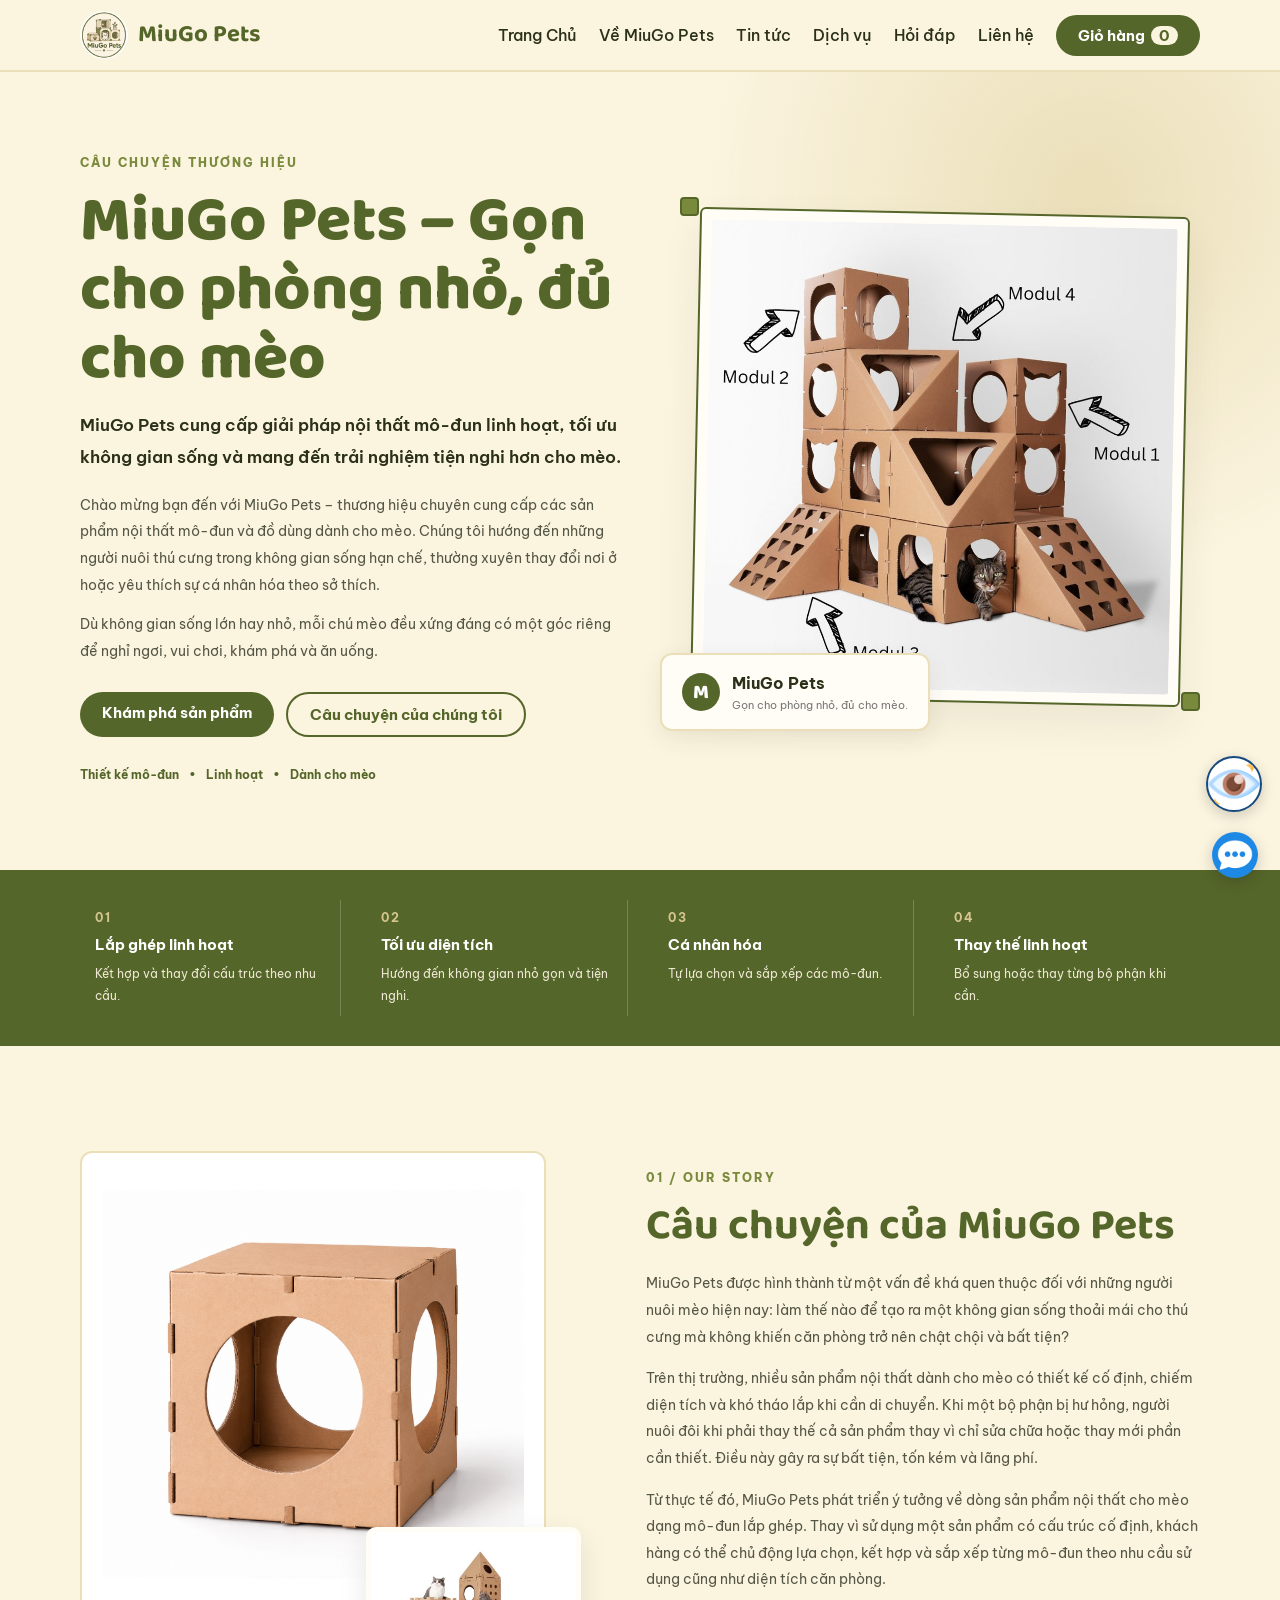
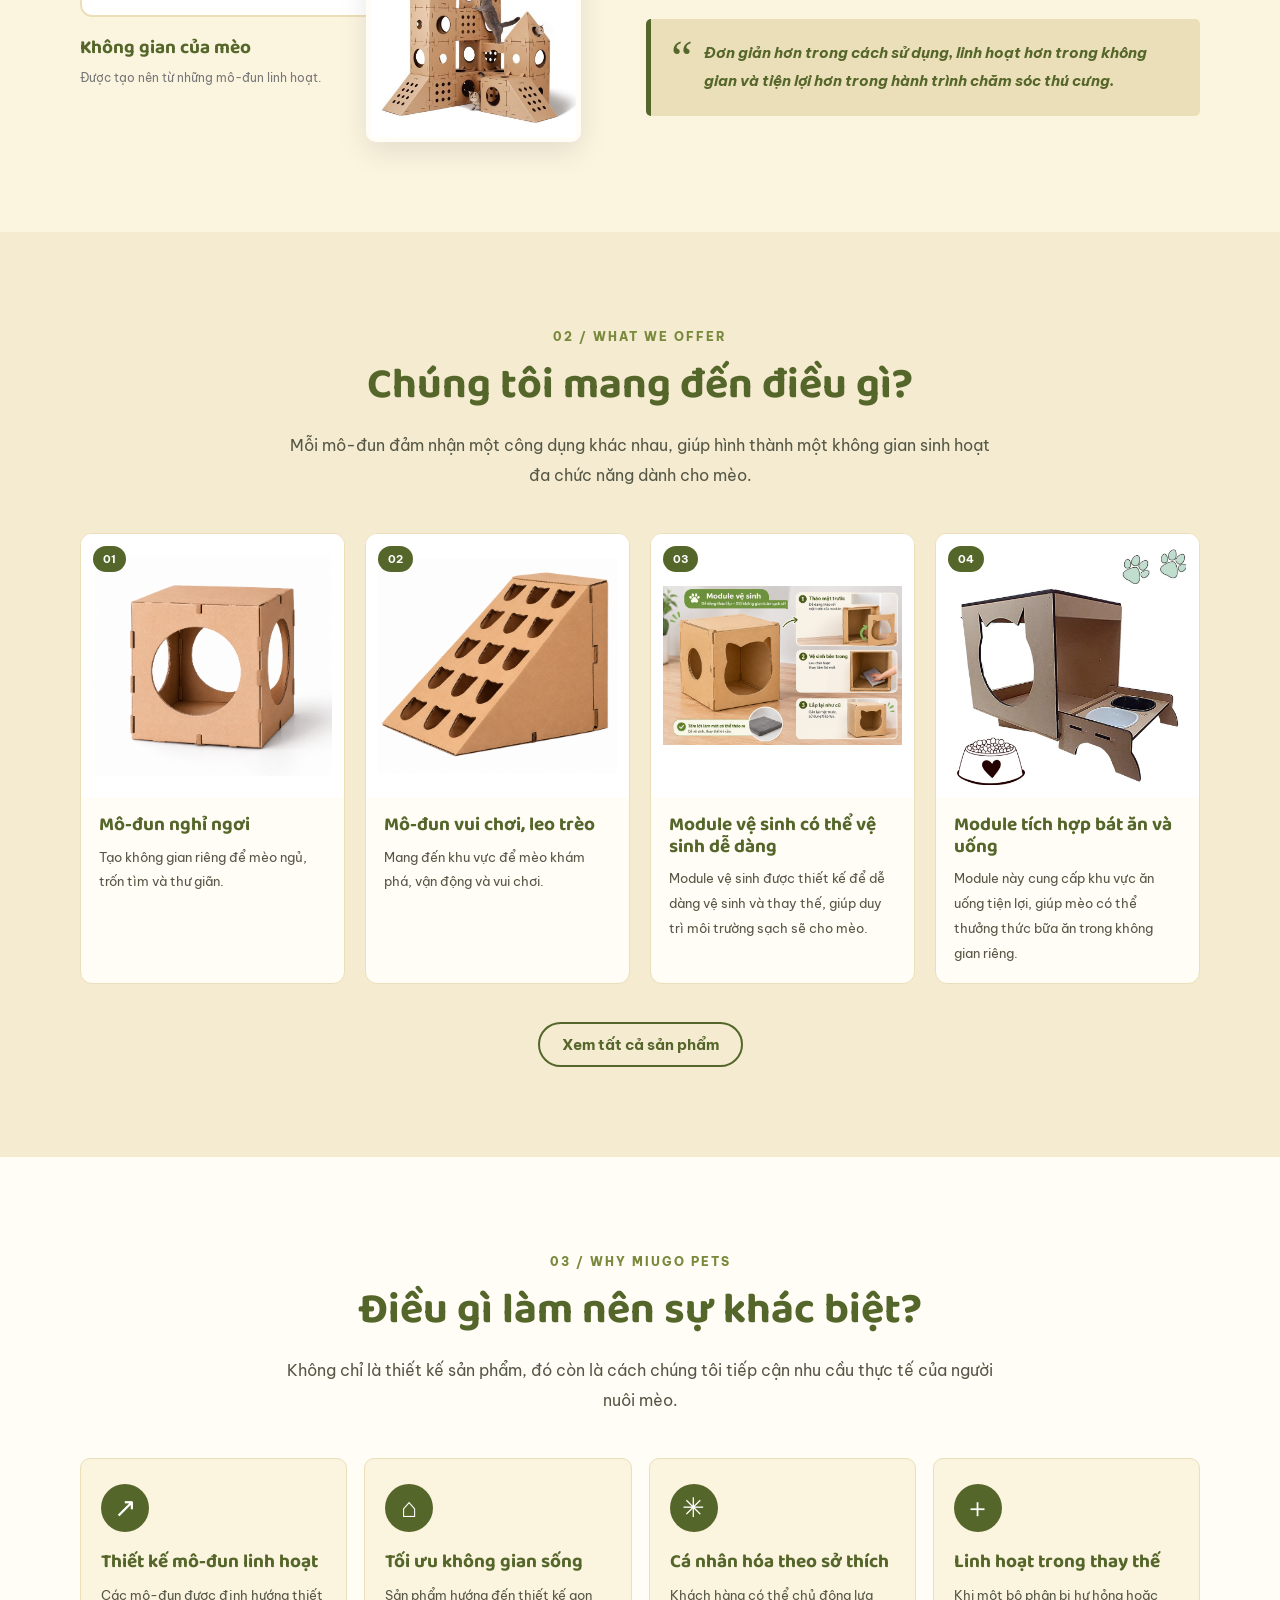
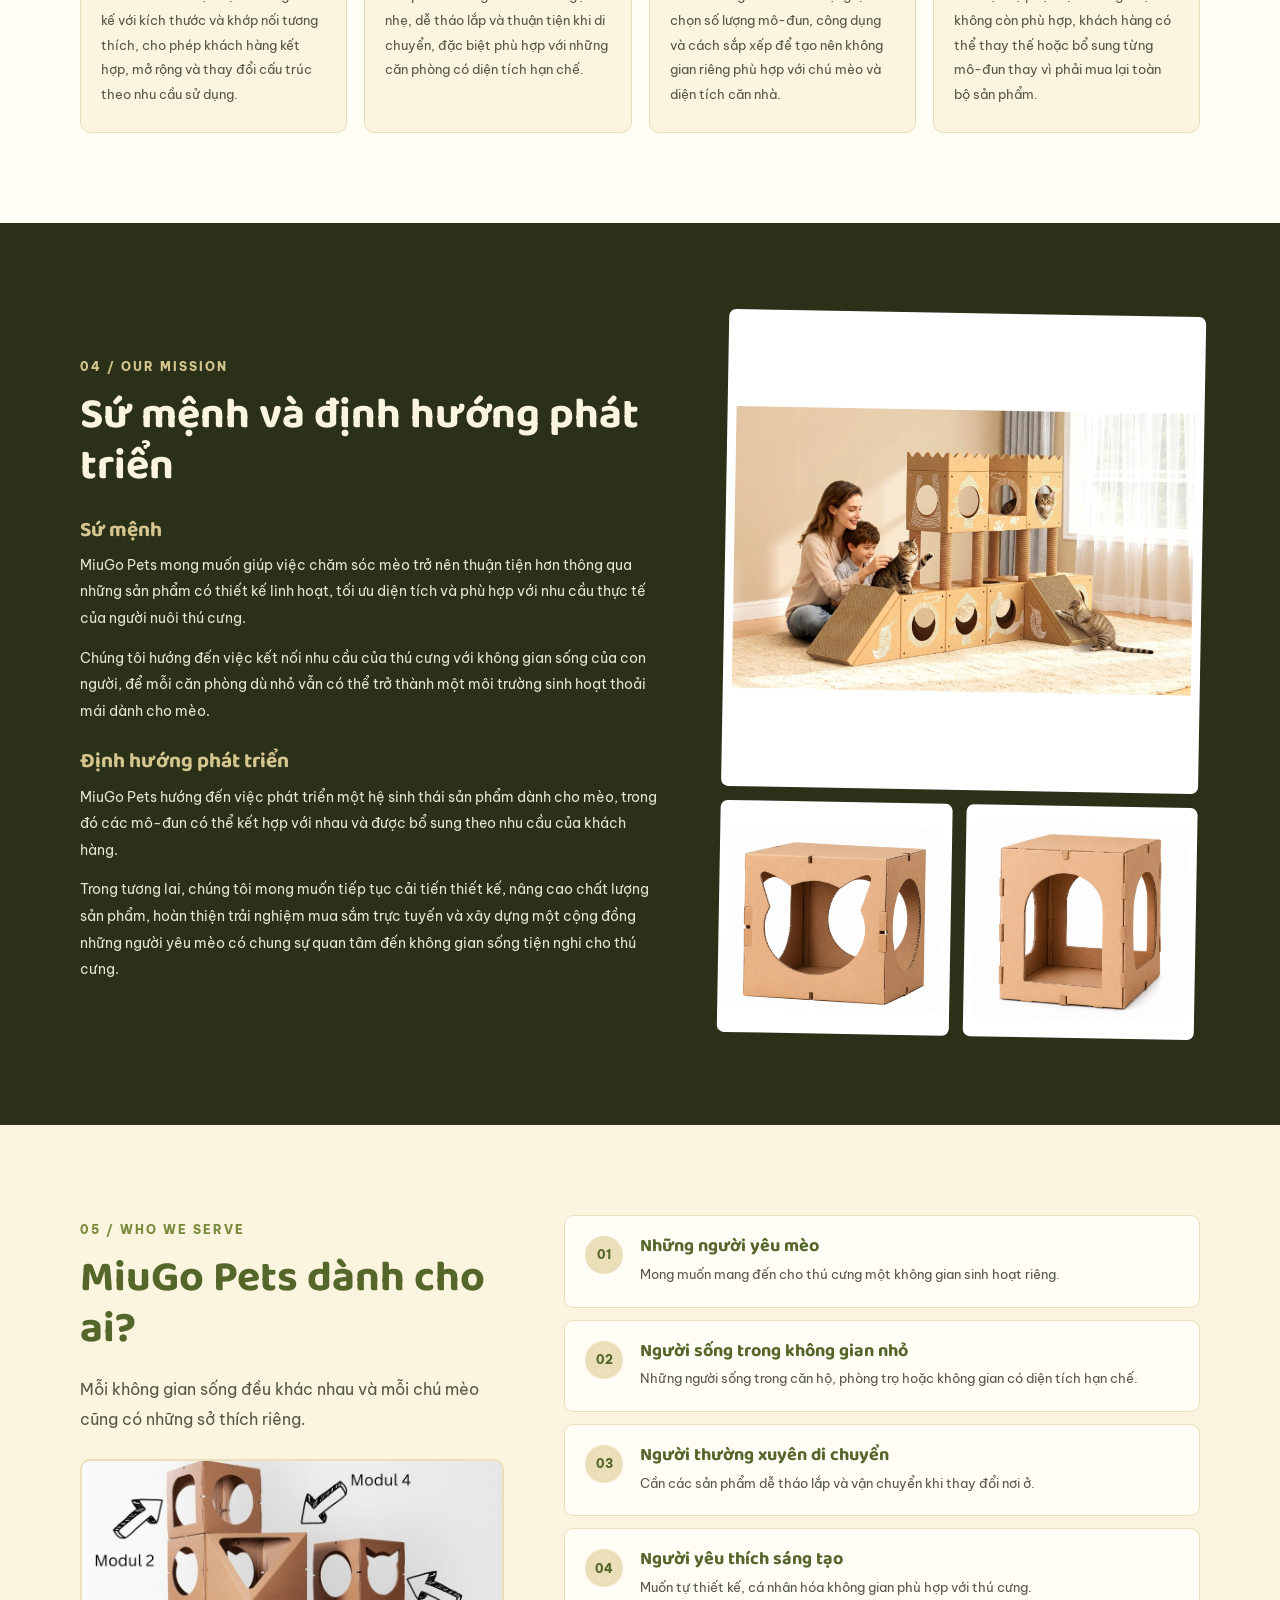
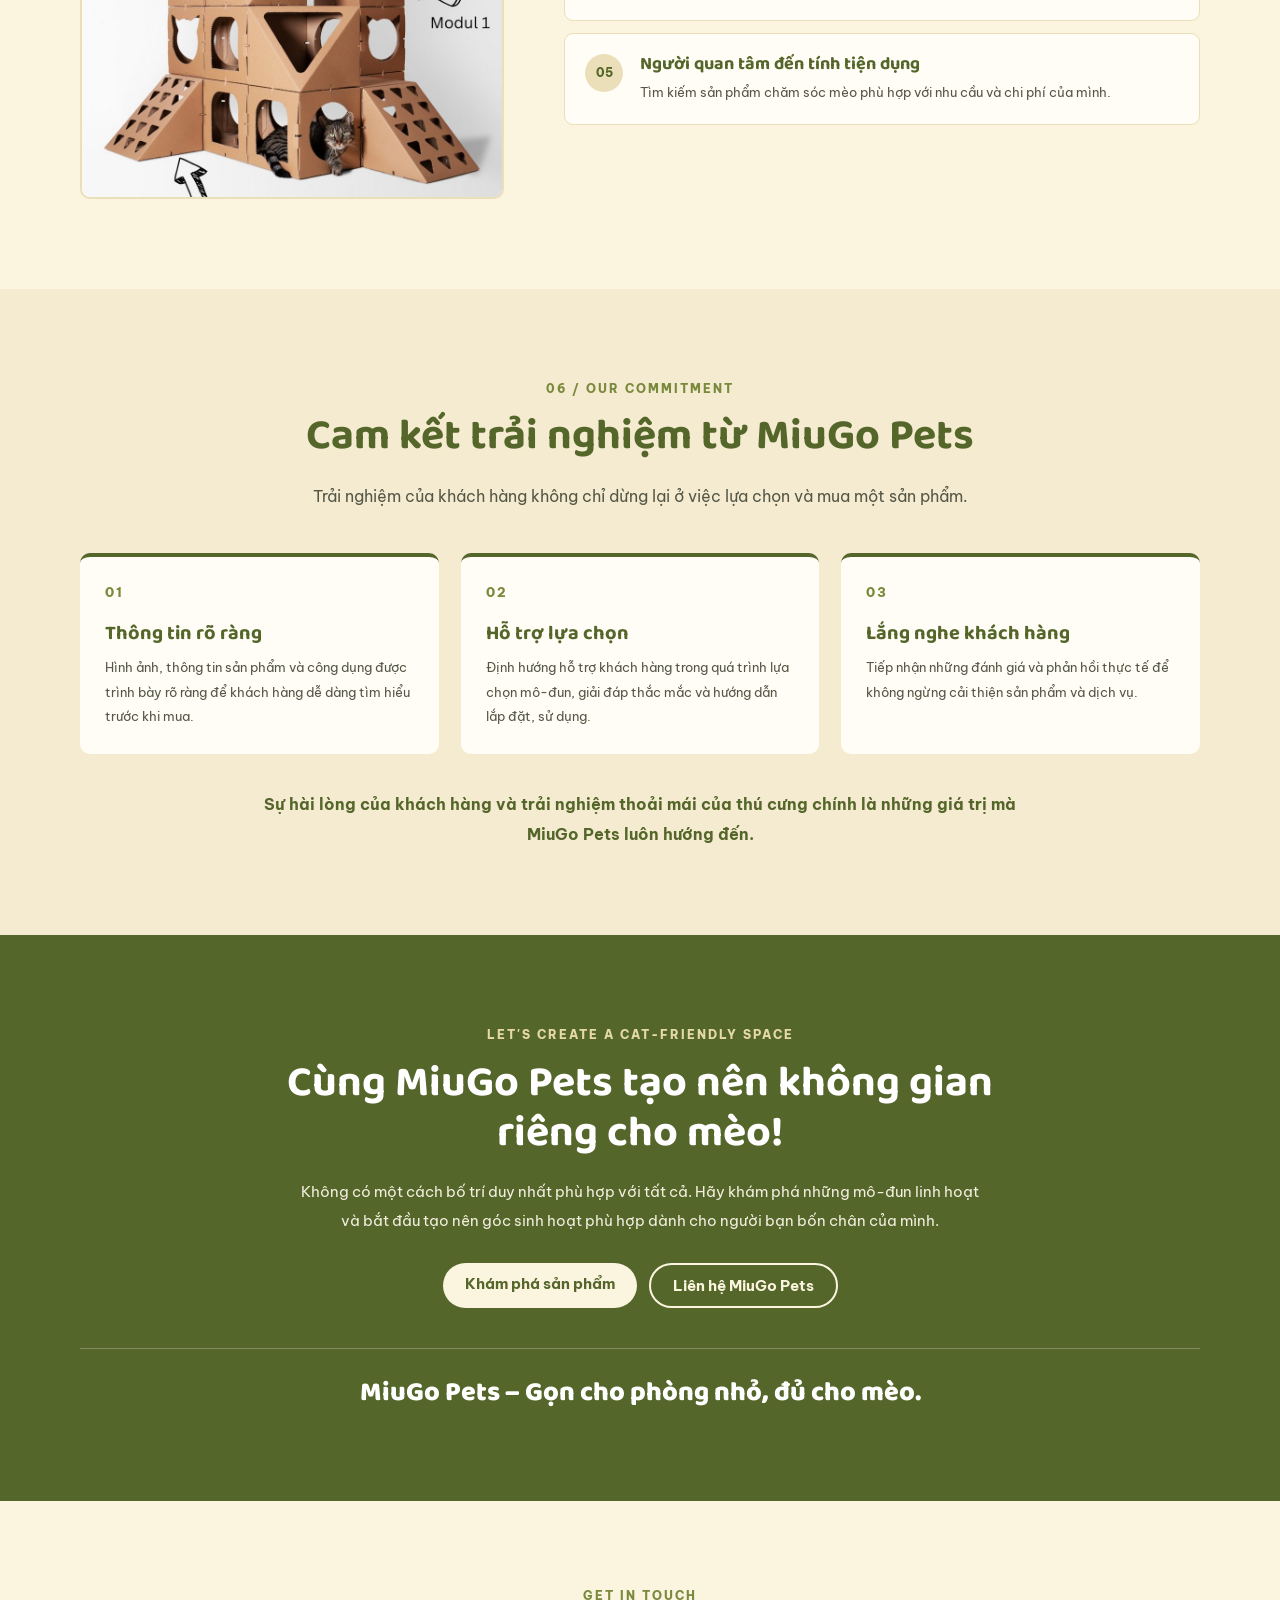
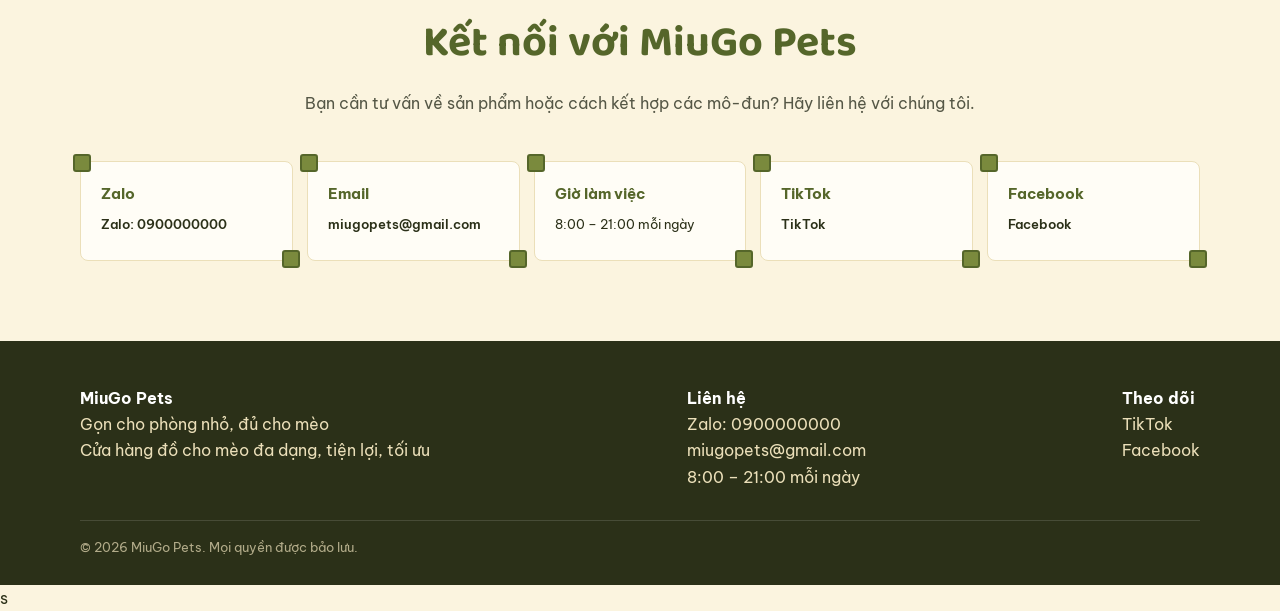
<file: thuong-hieu.html>
<!DOCTYPE html>
<html lang="vi">
<head>
  <meta charset="utf-8">
  <meta name="viewport" content="width=device-width, initial-scale=1">

  <!-- THÔNG TIN TRANG: Có thể đổi tiêu đề và mô tả tại đây. -->
  <title>Thông Tin Về MiuGo Pets | MiuGo Pets</title>
  <meta name="description" content="MiuGo Pets cung cấp giải pháp nội thất mô-đun linh hoạt, tối ưu không gian sống và mang đến trải nghiệm tiện nghi hơn cho mèo.">

<meta property="og:description" content="Khám phá câu chuyện, sứ mệnh và giải pháp nội thất mô-đun dành cho mèo của MiuGo Pets.">
  <meta property="og:title" content="Thông Tin Về MiuGo Pets | MiuGo Pets">

  <link rel="icon" href="images/brand/favicon.jpg" type="image/jpeg">

  <!-- Dùng lại font và CSS của website hiện tại. -->
  <link rel="preconnect" href="https://fonts.googleapis.com">
  <link rel="preconnect" href="https://fonts.gstatic.com" crossorigin>
  <link href="https://fonts.googleapis.com/css2?family=Baloo+2:wght@600;800&family=Be+Vietnam+Pro:wght@400;500;700&display=swap" rel="stylesheet">

  <link rel="stylesheet" href="style.css">
  <script src="script.js" defer></script>
</head>

<body>

  <!-- HEADER: Giống trang chủ, chỉ thay đường dẫn menu.
       Menu Thông Tin Về MiuGo Pets được đánh dấu là trang đang xem. -->
  <header>
    <div class="w nav">

      <a class="lg" href="index.html#top">
        <img src="images/brand/logo.jpg" alt="Logo MiuGo Pets">
        <b>MiuGo Pets</b>
      </a>

      <nav aria-label="Điều hướng chính">
        <a href="index.html#sp">Trang Chủ</a>

        <a href="thuong-hieu.html" aria-current="page">
           Về MiuGo Pets
        </a>
        <a href="tin-tuc.html">Tin tức</a>

        <a href="index.html#vet">Dịch vụ</a>
        <a href="index.html#faq">Hỏi đáp</a>
        <a href="index.html#lh">Liên hệ</a>
      </nav>

      <button class="btn" id="cb" type="button" aria-label="Mở giỏ hàng">
        Giỏ hàng<span id="cnt">0</span>
      </button>

    </div>
  </header>

  
<main id="top" class="about-page">

  <!-- 01. BRAND HERO -->
  <section class="about-hero">
    <div class="w about-hero-grid">

      <div class="about-hero-copy">

        <span class="about-kicker">
          CÂU CHUYỆN THƯƠNG HIỆU
        </span>

        <h1>MiuGo Pets – Gọn cho phòng nhỏ, đủ cho mèo</h1>

        

        <p id="brand-meta-description" class="about-lead">
          Giải pháp nội thất mô-đun linh hoạt có nhiều chức năng cho từng module,
          giúp tối ưu không gian sống, cá nhân hóa và mang đến trải nghiệm
          tiện nghi hơn cho những người bạn mèo.
        </p>

        <p class="about-hero-extra">
  Chào mừng bạn đến với MiuGo Pets – thương hiệu chuyên cung cấp
  các sản phẩm nội thất mô-đun và đồ dùng dành cho mèo.
  Chúng tôi hướng đến những người nuôi thú cưng trong không gian
  sống hạn chế, thường xuyên thay đổi nơi ở hoặc yêu thích
  sự cá nhân hóa theo sở thích.
</p>

<p class="about-hero-extra">
  Dù không gian sống lớn hay nhỏ, mỗi chú mèo đều xứng đáng có
  một góc riêng để nghỉ ngơi, vui chơi, khám phá và ăn uống.
</p>

        <div class="about-actions">
          <a class="btn" href="index.html#sp">
            Khám phá sản phẩm
          </a>

          <a class="btn o" href="#about-story">
            Câu chuyện của chúng tôi
          </a>
        </div>

        <div class="about-hero-note">
          <span>Thiết kế mô-đun</span>
          <span>•</span>
          <span>Linh hoạt</span>
          <span>•</span>
          <span>Dành cho mèo</span>
        </div>

      </div>

      <div class="about-hero-visual">
        <div class="about-hero-image">
          <img
            src="images/hero/hero.jpg"
            alt="Không gian nhà module dành cho mèo"
          >
        </div>

        <div class="about-floating-card">
          <span class="about-floating-icon">M</span>
          <div>
            <b>MiuGo Pets</b>
            <small>Gọn cho phòng nhỏ, đủ cho mèo.</small>
          </div>
        </div>

        <span class="about-decor about-decor-one"></span>
        <span class="about-decor about-decor-two"></span>
      </div>

    </div>
  </section>


  <!-- 02. GIÁ TRỊ CỐT LÕI -->
  <section class="about-highlights">
    <div class="w about-highlight-grid">

      <div>
        <span class="about-highlight-number">01</span>
        <b>Lắp ghép linh hoạt</b>
        <p>Kết hợp và thay đổi cấu trúc theo nhu cầu.</p>
      </div>

      <div>
        <span class="about-highlight-number">02</span>
        <b>Tối ưu diện tích</b>
        <p>Hướng đến không gian nhỏ gọn và tiện nghi.</p>
      </div>

      <div>
        <span class="about-highlight-number">03</span>
        <b>Cá nhân hóa</b>
        <p>Tự lựa chọn và sắp xếp các mô-đun.</p>
      </div>

      <div>
        <span class="about-highlight-number">04</span>
        <b>Thay thế linh hoạt</b>
        <p>Bổ sung hoặc thay từng bộ phận khi cần.</p>
      </div>

    </div>
  </section>


  <!-- 03. CÂU CHUYỆN MIUGO PETS -->
  <section id="about-story" class="about-section">
    <div class="w about-story-grid">

      <div class="about-story-visual">

        <div class="about-story-main-image">
          <img
            src="images/modules/module-1.png"
            alt="Module hộp cửa tròn của MiuGo Pets"
            loading="lazy"
          >
        </div>

        <div class="about-story-small-image">
          <img
            src="images/about/about-1.png"
            alt="Module dốc leo dành cho mèo"
            loading="lazy"
          >
        </div>

        <div class="about-image-caption">
          <b>Không gian của mèo</b>
          <span>Được tạo nên từ những mô-đun linh hoạt.</span>
        </div>

      </div>

      <div class="about-copy">

        <span class="about-kicker">01 / OUR STORY</span>

        <h2>Câu chuyện của MiuGo Pets</h2>

        <p>
          MiuGo Pets được hình thành từ một vấn đề khá quen thuộc đối với
          những người nuôi mèo hiện nay: làm thế nào để tạo ra một không gian
          sống thoải mái cho thú cưng mà không khiến căn phòng trở nên
          chật chội và bất tiện?
        </p>

        <p>
          Trên thị trường, nhiều sản phẩm nội thất dành cho mèo có thiết kế
          cố định, chiếm diện tích và khó tháo lắp khi cần di chuyển.
          Khi một bộ phận bị hư hỏng, người nuôi đôi khi phải thay thế
          cả sản phẩm thay vì chỉ sửa chữa hoặc thay mới phần cần thiết.
          Điều này gây ra sự bất tiện, tốn kém và lãng phí.
        </p>

        <p>
          Từ thực tế đó, MiuGo Pets phát triển ý tưởng về dòng sản phẩm
          nội thất cho mèo dạng mô-đun lắp ghép. Thay vì sử dụng một sản phẩm
          có cấu trúc cố định, khách hàng có thể chủ động lựa chọn, kết hợp
          và sắp xếp từng mô-đun theo nhu cầu sử dụng cũng như diện tích
          căn phòng.
        </p>

        <div class="about-quote">
          <span>“</span>
          <p>
            Đơn giản hơn trong cách sử dụng, linh hoạt hơn trong không gian
            và tiện lợi hơn trong hành trình chăm sóc thú cưng.
          </p>
        </div>

      </div>

    </div>
  </section>


  <!-- 04. CHÚNG TÔI MANG ĐẾN ĐIỀU GÌ -->
  <section class="about-offer-section">
    <div class="w">

      <div class="about-section-heading">
        <span class="about-kicker">02 / WHAT WE OFFER</span>

        <h2>Chúng tôi mang đến điều gì?</h2>

        <p>
          Mỗi mô-đun đảm nhận một công dụng khác nhau, giúp hình thành
          một không gian sinh hoạt đa chức năng dành cho mèo.
        </p>
      </div>

      <div class="about-offer-grid">

        <article class="about-offer-card">
          <div class="about-offer-image">
            <img
              src="images/modules/module-1.png"
              alt="Mô-đun nghỉ ngơi và trú ẩn"
              loading="lazy"
            >
            <span>01</span>
          </div>

          <div class="about-offer-content">
            <h3>Mô-đun nghỉ ngơi</h3>
            <p>
              Tạo không gian riêng để mèo ngủ, trốn tìm và thư giãn.
            </p>
          </div>
        </article>

        <article class="about-offer-card">
          <div class="about-offer-image">
            <img
              src="images/modules/module-3.png"
              alt="Mô-đun vui chơi và leo trèo"
              loading="lazy"
            >
            <span>02</span>
          </div>

          <div class="about-offer-content">
            <h3>Mô-đun vui chơi, leo trèo</h3>
            <p>
              Mang đến khu vực để mèo khám phá, vận động và vui chơi.
            </p>
          </div>
        </article>

        <article class="about-offer-card">
          <div class="about-offer-image">
            <img
              src="images/about/about-2.png"
              alt="Module vệ sinh có thể vệ sinh dễ dàng"
              loading="lazy"
            >
            <span>03</span>
          </div>

          <div class="about-offer-content">
            <h3>Module vệ sinh có thể vệ sinh dễ dàng</h3>
            <p>
              Module vệ sinh được thiết kế để dễ dàng vệ sinh và thay thế, giúp duy trì môi trường sạch sẽ cho mèo.
            </p>
          </div>
        </article>

        <article class="about-offer-card">
          <div class="about-offer-image">
            <img
              src="images/about/about-3.png"
              alt="Module tích hợp bát ăn và uống"
              loading="lazy"
            >
            <span>04</span>
          </div>

          <div class="about-offer-content">
            <h3>Module tích hợp bát ăn và uống</h3>
            <p>
              Module này cung cấp khu vực ăn uống tiện lợi, giúp mèo có thể thưởng thức bữa ăn trong không gian riêng.
            </p>
          </div>
        </article>

      </div>

      <div class="about-center-action">
        <a class="btn o" href="index.html#sp">
          Xem tất cả sản phẩm
        </a>
      </div>

    </div>
  </section>


  <!-- 05. ĐIỂM KHÁC BIỆT -->
  <section class="about-section about-difference">
    <div class="w">

      <div class="about-section-heading">
        <span class="about-kicker">03 / WHY MIUGO PETS</span>

        <h2>Điều gì làm nên sự khác biệt?</h2>

        <p>
          Không chỉ là thiết kế sản phẩm, đó còn là cách chúng tôi
          tiếp cận nhu cầu thực tế của người nuôi mèo.
        </p>
      </div>

      <div class="about-difference-grid">

        <article class="about-difference-card">
          <div class="about-difference-icon">↗</div>
          <h3>Thiết kế mô-đun linh hoạt</h3>
          <p>
            Các mô-đun được định hướng thiết kế với kích thước và
            khớp nối tương thích, cho phép khách hàng kết hợp,
            mở rộng và thay đổi cấu trúc theo nhu cầu sử dụng.
          </p>
        </article>

        <article class="about-difference-card">
          <div class="about-difference-icon">⌂</div>
          <h3>Tối ưu không gian sống</h3>
          <p>
            Sản phẩm hướng đến thiết kế gọn nhẹ, dễ tháo lắp và
            thuận tiện khi di chuyển, đặc biệt phù hợp với
            những căn phòng có diện tích hạn chế.
          </p>
        </article>

        <article class="about-difference-card">
          <div class="about-difference-icon">✳</div>
          <h3>Cá nhân hóa theo sở thích</h3>
          <p>
            Khách hàng có thể chủ động lựa chọn số lượng mô-đun,
            công dụng và cách sắp xếp để tạo nên không gian riêng
            phù hợp với chú mèo và diện tích căn nhà.
          </p>
        </article>

        <article class="about-difference-card">
          <div class="about-difference-icon">＋</div>
          <h3>Linh hoạt trong thay thế</h3>
          <p>
            Khi một bộ phận bị hư hỏng hoặc không còn phù hợp,
            khách hàng có thể thay thế hoặc bổ sung từng mô-đun
            thay vì phải mua lại toàn bộ sản phẩm.
          </p>
        </article>

      </div>

    </div>
  </section>


  <!-- 06. SỨ MỆNH VÀ ĐỊNH HƯỚNG -->
  <section class="about-mission-section">
    <div class="w about-mission-grid">

      <div class="about-mission-copy">
        <span class="about-kicker">04 / OUR MISSION</span>

        <h2>Sứ mệnh và định hướng phát triển</h2>

        <h3>Sứ mệnh</h3>

        <p>
          MiuGo Pets mong muốn giúp việc chăm sóc mèo trở nên thuận tiện hơn
          thông qua những sản phẩm có thiết kế linh hoạt, tối ưu diện tích
          và phù hợp với nhu cầu thực tế của người nuôi thú cưng.
        </p>

        <p>
          Chúng tôi hướng đến việc kết nối nhu cầu của thú cưng với
          không gian sống của con người, để mỗi căn phòng dù nhỏ vẫn có thể
          trở thành một môi trường sinh hoạt thoải mái dành cho mèo.
        </p>

        <h3>Định hướng phát triển</h3>

        <p>
          MiuGo Pets hướng đến việc phát triển một hệ sinh thái sản phẩm
          dành cho mèo, trong đó các mô-đun có thể kết hợp với nhau
          và được bổ sung theo nhu cầu của khách hàng.
        </p>

        <p>
          Trong tương lai, chúng tôi mong muốn tiếp tục cải tiến thiết kế,
          nâng cao chất lượng sản phẩm, hoàn thiện trải nghiệm mua sắm
          trực tuyến và xây dựng một cộng đồng những người yêu mèo
          có chung sự quan tâm đến không gian sống tiện nghi cho thú cưng.
        </p>
      </div>

      <div class="about-mission-gallery">

        <div class="about-mission-photo about-photo-large">
          <img
            src="images/about/about-4.png"
            alt="Module hộp cửa tam giác"
            loading="lazy"
          >
        </div>

        <div class="about-mission-photo">
          <img
            src="images/modules/module-2.png"
            alt="Module hộp hình mặt mèo"
            loading="lazy"
          >
        </div>

        <div class="about-mission-photo">
          <img
            src="images/modules/module-5.png"
            alt="Module hộp cửa vòm"
            loading="lazy"
          >
        </div>

      </div>

    </div>
  </section>


  <!-- 07. MIUGO PETS DÀNH CHO AI -->
  <section class="about-section">
    <div class="w about-audience-grid">

      <div class="about-audience-heading">
        <span class="about-kicker">05 / WHO WE SERVE</span>

        <h2>MiuGo Pets dành cho ai?</h2>

        <p>
          Mỗi không gian sống đều khác nhau và mỗi chú mèo
          cũng có những sở thích riêng.
        </p>

        <img
          src="images/hero/hero.jpg"
          alt="Không gian sống dành cho mèo"
          loading="lazy"
        >
      </div>

      <div class="about-audience-list">

        <article>
          <span>01</span>
          <div>
            <h3>Những người yêu mèo</h3>
            <p>
              Mong muốn mang đến cho thú cưng một không gian sinh hoạt riêng.
            </p>
          </div>
        </article>

        <article>
          <span>02</span>
          <div>
            <h3>Người sống trong không gian nhỏ</h3>
            <p>
              Những người sống trong căn hộ, phòng trọ hoặc
              không gian có diện tích hạn chế.
            </p>
          </div>
        </article>

        <article>
          <span>03</span>
          <div>
            <h3>Người thường xuyên di chuyển</h3>
            <p>
              Cần các sản phẩm dễ tháo lắp và vận chuyển
              khi thay đổi nơi ở.
            </p>
          </div>
        </article>

        <article>
          <span>04</span>
          <div>
            <h3>Người yêu thích sáng tạo</h3>
            <p>
              Muốn tự thiết kế, cá nhân hóa không gian
              phù hợp với thú cưng.
            </p>
          </div>
        </article>

        <article>
          <span>05</span>
          <div>
            <h3>Người quan tâm đến tính tiện dụng</h3>
            <p>
              Tìm kiếm sản phẩm chăm sóc mèo phù hợp
              với nhu cầu và chi phí của mình.
            </p>
          </div>
        </article>

      </div>

    </div>
  </section>


  <!-- 08. CAM KẾT TRẢI NGHIỆM -->
  <section class="about-commitment-section">
    <div class="w">

      <div class="about-section-heading">
        <span class="about-kicker">06 / OUR COMMITMENT</span>

        <h2>Cam kết trải nghiệm từ MiuGo Pets</h2>

        <p>
          Trải nghiệm của khách hàng không chỉ dừng lại ở việc
          lựa chọn và mua một sản phẩm.
        </p>
      </div>

      <div class="about-commitment-grid">

        <article>
          <span>01</span>
          <h3>Thông tin rõ ràng</h3>
          <p>
            Hình ảnh, thông tin sản phẩm và công dụng được trình bày
            rõ ràng để khách hàng dễ dàng tìm hiểu trước khi mua.
          </p>
        </article>

        <article>
          <span>02</span>
          <h3>Hỗ trợ lựa chọn</h3>
          <p>
            Định hướng hỗ trợ khách hàng trong quá trình lựa chọn
            mô-đun, giải đáp thắc mắc và hướng dẫn lắp đặt, sử dụng.
          </p>
        </article>

        <article>
          <span>03</span>
          <h3>Lắng nghe khách hàng</h3>
          <p>
            Tiếp nhận những đánh giá và phản hồi thực tế
            để không ngừng cải thiện sản phẩm và dịch vụ.
          </p>
        </article>

      </div>

      <p class="about-commitment-ending">
        Sự hài lòng của khách hàng và trải nghiệm thoải mái
        của thú cưng chính là những giá trị mà MiuGo Pets luôn hướng đến.
      </p>

    </div>
  </section>


  <!-- 09. CTA CUỐI TRANG -->
  <section class="about-final-cta">
    <div class="w">

      <span class="about-kicker">LET'S CREATE A CAT-FRIENDLY SPACE</span>

      <h2>Cùng MiuGo Pets tạo nên không gian riêng cho mèo!</h2>

      <p>
        Không có một cách bố trí duy nhất phù hợp với tất cả.
        Hãy khám phá những mô-đun linh hoạt và bắt đầu tạo nên
        góc sinh hoạt phù hợp dành cho người bạn bốn chân của mình.
      </p>

      <div class="about-actions">
        <a class="btn" href="index.html#sp">
          Khám phá sản phẩm
        </a>

        <a class="btn o" href="index.html#lh">
          Liên hệ MiuGo Pets
        </a>
      </div>

      <div class="about-final-slogan">
        MiuGo Pets – Gọn cho phòng nhỏ, đủ cho mèo.
      </div>

    </div>
  </section>


  <!-- 10. LIÊN HỆ -->
  <section class="about-contact-section">
    <div class="w">

      <div class="about-section-heading">
        <span class="about-kicker">GET IN TOUCH</span>
        <h2>Kết nối với MiuGo Pets</h2>
        <p>
          Bạn cần tư vấn về sản phẩm hoặc cách kết hợp các mô-đun?
          Hãy liên hệ với chúng tôi.
        </p>
      </div>

      <div class="brand-contact-grid">

        <div class="cl brand-contact-card">
          <b>Zalo</b>
          <a id="brand-zalo" href="#">Zalo</a>
        </div>

        <div class="cl brand-contact-card">
          <b>Email</b>
          <a id="brand-email" href="#">Email</a>
        </div>

        <div class="cl brand-contact-card">
          <b>Giờ làm việc</b>
          <span id="brand-hours"></span>
        </div>

        <div class="cl brand-contact-card">
          <b>TikTok</b>
          <a id="brand-tiktok" href="#" target="_blank" rel="noopener">
            TikTok
          </a>
        </div>

        <div class="cl brand-contact-card">
          <b>Facebook</b>
          <a id="brand-facebook" href="#" target="_blank" rel="noopener">
            Facebook
          </a>
        </div>

      </div>

    </div>
  </section>

</main>


  <!-- FOOTER: Dùng chung dữ liệu CFG với trang chủ. -->
  <footer id="lh">
    <div class="w">

      <div>
        <b>MiuGo Pets</b><br>
        <span id="footer-slogan">Gọn cho phòng nhỏ, đủ cho mèo</span><br>
        <span id="footer-intro">Cửa hàng đồ cho mèo đa dạng, tiện lợi, tối ưu</span>
      </div>

      <div>
        <b>Liên hệ</b><br>
        <a id="zf" href="#">Zalo</a><br>
        <a id="ef" href="#">Email</a><br>
        <span id="footer-hours"></span>
      </div>

      <div>
        <b>Theo dõi</b><br>
        <a id="footer-tiktok" href="#" target="_blank" rel="noopener">TikTok</a><br>
        <a id="footer-facebook" href="#" target="_blank" rel="noopener">Facebook</a>
      </div>

      <div class="cp">
        © 2026 MiuGo Pets. Mọi quyền được bảo lưu.
      </div>

    </div>
  </footer>
<!-- ===== NÚT CUỘN LÊN ĐẦU TRANG ===== -->

<button
    id="scroll-progress-top"
    class="scroll-progress-top"
    type="button"
    aria-label="Cuộn lên đầu trang"
    title="Cuộn lên đầu trang">

    <span aria-hidden="true">↑</span>

</button>
  <!-- BONG BÓNG CHAT MIUGO PETS -->

<a class="zl" id="zl"
   href="#"
   aria-label="Mở chat MiuGo Pets">

    <img
        src="images/about/chat-1.png"
        alt="Chat MiuGo Pets">

</a>

<!-- ===== BONG BÓNG HỖ TRỢ MÀU SẮC ===== -->

<button
    id="color-accessibility-toggle"
    class="color-accessibility-fab"
    type="button"
    aria-label="Mở chức năng hỗ trợ màu sắc"
    aria-expanded="false"
    aria-controls="color-accessibility-panel">

    <img
        src="images/about/chat-2.png"
        alt="">
</button>

<!-- ===== POPUP HỖ TRỢ MÀU SẮC ===== -->

<div
    id="color-accessibility-panel"
    class="color-accessibility-panel"
    role="dialog"
    aria-labelledby="color-accessibility-title"
    hidden>

    <div class="color-accessibility-header">

        <b id="color-accessibility-title">
            Hỗ trợ màu sắc
        </b>

        <button
            id="color-accessibility-close"
            type="button"
            aria-label="Đóng">
            ×
        </button>

    </div>

    <p>
        Điều chỉnh màu giao diện để nội dung và các nút
        dễ phân biệt hơn.
    </p>

    <button
        id="color-accessibility-apply"
        class="color-accessibility-apply"
        type="button">
        Bật giao diện dễ phân biệt
    </button>

    <button
        id="color-accessibility-reset"
        class="color-accessibility-reset"
        type="button">
        Trở về giao diện gốc
    </button>

    <small id="color-accessibility-status">
        Đang sử dụng giao diện gốc.
    </small>

</div>
</escape>
s

<!-- ===== MIUGO PETS CHAT WIDGET ===== -->

<section id="miugo-chat-panel"
         class="miugo-chat-panel"
         hidden
         aria-label="Tư vấn MiuGo Pets">

  <!-- HEADER CHAT -->
  <div class="mg-chat-header">

    <div class="mg-chat-brand">
      <div class="mg-chat-avatar">🐾</div>

      <div>
        <b>MiuGo Pets</b>
        <small>Trợ lý tư vấn trực tuyến</small>
      </div>
    </div>

    <button id="miugo-chat-close"
            type="button"
            aria-label="Đóng cửa sổ chat">
      ×
    </button>

  </div>

  <!-- NỘI DUNG CHAT -->
  <div id="miugo-chat-messages"
       class="mg-chat-messages"
       aria-live="polite">

    <div class="mg-chat-message bot">
      <div class="mg-chat-bubble">
        Xin chào! Chào mừng bạn đến với MiuGo Pets 🐱

        Mình có thể giúp bạn tìm hiểu sản phẩm,
        lựa chọn module, chất liệu và giải đáp
        các thắc mắc về cửa hàng.
      </div>
    </div>

    <!-- CÂU HỎI GỢI Ý -->
    <div class="mg-chat-quick-start">

      <p>Bạn đang quan tâm đến điều gì?</p>

      <button type="button"
              data-chat-prompt="Tôi muốn tìm nhà module lắp ghép">
        🏠 Nhà module lắp ghép
      </button>

      <button type="button"
              data-chat-prompt="Tôi muốn xem các module riêng lẻ">
        🧩 Module riêng lẻ
      </button>

      <button type="button"
              data-chat-prompt="Tôi muốn tìm bàn cào cho mèo">
        🐾 Bàn cào cho mèo
      </button>

      <button type="button"
              data-chat-prompt="Tư vấn chất liệu và màu sắc">
        🎨 Chất liệu và màu sắc
      </button>

      <button type="button"
              data-chat-prompt="Tôi muốn biết cách đặt hàng">
        🛍️ Hướng dẫn mua hàng
      </button>

    </div>

  </div>

  <!-- LIÊN HỆ TRỰC TIẾP -->
  <div class="mg-chat-contact">

    <span>Kết nối trực tiếp với MiuGo Pets</span>

    <div class="mg-chat-contact-buttons">

      <a id="chat-zalo-link"
         href="#"
         target="_blank"
         rel="noopener">
        Zalo
      </a>

      <a id="chat-facebook-link"
         href="#"
         target="_blank"
         rel="noopener">
        Facebook
      </a>

    </div>

  </div>

  <!-- Ô NHẬP TIN NHẮN -->
  <form id="miugo-chat-form" class="mg-chat-form">

    <input
      id="miugo-chat-input"
      type="text"
      maxlength="500"
      autocomplete="off"
      placeholder="Nhập câu hỏi của bạn..."
      required
    >

    <button type="submit" aria-label="Gửi tin nhắn">
      ➤
    </button>

  </form>

</section>

<!-- ===== KẾT THÚC CHAT WIDGET ===== -->


  <!-- GIỎ HÀNG: Giữ nguyên ID và cấu trúc dùng chung với index.html. -->
  <div id="ov" aria-hidden="true"></div>

  <aside id="cart" aria-label="Giỏ hàng" aria-hidden="true">

    <header>
      <h3>Giỏ hàng</h3>
      <button class="chip" id="closeCart" type="button">Đóng</button>
    </header>

    <div id="items"></div>

    <div class="cf">
      <div id="ship"></div>

      <div class="pg">
        <div id="bar"></div>
      </div>

      <div class="tt">
        <span>Tạm tính</span>
        <span id="tot">0₫</span>
      </div>

      <button class="btn" id="go" type="button">Đặt hàng</button>
    </div>

  </aside>

  <!-- DIALOG CHI TIẾT SẢN PHẨM: Giữ nguyên giao diện và các ID hiện tại.
       Dùng chung với index.html khi cần mở sản phẩm. -->
  <dialog id="productDialog" class="product-dialog" aria-labelledby="detail-name">

    <button class="dialog-close" id="closeProduct" type="button" aria-label="Đóng">
      ×
    </button>

    <div class="detail-wrap">

      <img id="detail-image" class="detail-image" src="images/placeholder.svg" alt="">

      <div class="detail-info">

        <span id="detail-category" class="detail-category"></span>

        <h2 id="detail-name"></h2>

        <p id="detail-description" class="detail-description"></p>

        <strong id="detail-price" class="detail-price"></strong>

        <div class="detail-actions">
          <button class="btn" id="detail-add" type="button">
            Thêm vào giỏ
          </button>

          <button class="btn o" id="closeProduct2" type="button">
            Tiếp tục xem
          </button>
        </div>

      </div>
    </div>

  </dialog>

  
<!-- ===== THANH TOÁN MIUGO PETS ===== -->
<dialog id="ck" class="checkout-dialog">

  <div class="checkout-page">

    <!-- TIÊU ĐỀ -->
    <div class="checkout-header">
      <div>
        <h1>Thanh toán</h1>
        <p>Điền thông tin giao hàng và lựa chọn phương thức thanh toán.</p>
      </div>

      <button id="backToCart" type="button" class="checkout-back">
        ← Quay lại giỏ hàng
      </button>
    </div>

    <!-- FORM THANH TOÁN -->
    <form id="fo" class="checkout-form">

      <div id="checkout-form-step" class="checkout-layout">

        <!-- THÔNG TIN KHÁCH HÀNG -->
        <section class="checkout-customer">

          <h2>Thông tin nhận hàng</h2>

          <div class="checkout-field">
            <label for="checkout-name">Họ tên *</label>
            <input
              id="checkout-name"
              name="name"
              type="text"
              placeholder="Nhập họ và tên"
              required
              autocomplete="name"
            >
          </div>

          <div class="checkout-field">
            <label for="checkout-address">Địa chỉ *</label>
            <input
              id="checkout-address"
              name="addr"
              type="text"
              placeholder="Số nhà, đường, phường/xã, quận/huyện..."
              required
              autocomplete="street-address"
            >
          </div>

          <div class="checkout-field">
            <label for="checkout-phone">Số điện thoại *</label>
            <input
              id="checkout-phone"
              name="phone"
              type="tel"
              placeholder="Nhập số điện thoại"
              required
              autocomplete="tel"
              pattern="[0-9 +()-]{9,16}"
            >
          </div>

          <div class="checkout-field">
            <label for="checkout-email">Địa chỉ email *</label>
            <input
              id="checkout-email"
              name="email"
              type="email"
              placeholder="Nhập email"
              required
              autocomplete="email"
            >
          </div>

          <div class="checkout-field">
            <label for="checkout-note">Ghi chú đơn hàng</label>
            <textarea
              id="checkout-note"
              name="note"
              rows="4"
              placeholder="Ghi chú thêm cho MiuGo Pets (không bắt buộc)"
            ></textarea>
          </div>

        </section>

        <!-- ĐƠN HÀNG -->
        <aside class="checkout-summary">

          <h2>Đơn hàng của bạn</h2>

          <div id="checkout-items" class="checkout-items"></div>

          <div class="checkout-total-row">
            <span>Tạm tính</span>
            <b id="checkout-subtotal">0₫</b>
          </div>

          <div class="checkout-total-row checkout-grand-total">
            <span>Tổng thanh toán</span>
            <b id="checkout-total">0₫</b>
          </div>

          <!-- PHƯƠNG THỨC THANH TOÁN -->
          <div class="checkout-payment">

            <h3>Phương thức thanh toán</h3>

            <label class="checkout-payment-option">
              <input
                type="radio"
                name="pay"
                value="transfer"
                checked
              >
              <span>
                <b>💳 Chuyển khoản online</b>
                <small>Thanh toán bằng mã QR ngân hàng</small>
              </span>
            </label>

            <label class="checkout-payment-option">
              <input
                type="radio"
                name="pay"
                value="cod"
              >
              <span>
                <b>📦 Thanh toán khi nhận hàng (COD)</b>
                <small>Thanh toán bằng tiền mặt khi nhận hàng</small>
              </span>
            </label>

          </div>

          <!-- QR HIỆN KHI CHỌN CHUYỂN KHOẢN -->
          <div id="checkout-transfer-preview"
               class="checkout-transfer-preview">

            <h3>Thông tin chuyển khoản</h3>

            <div class="checkout-qr">

              <img
                src="images/payment/qr-chuyenkhoan.png"
                alt="Mã QR chuyển khoản MiuGo Pets"
                onerror="this.hidden=true; this.nextElementSibling.hidden=false;"
              >

              <div class="checkout-qr-placeholder" hidden>
                <b>Ảnh mã QR của MiuGo Pets</b>
                <small>Bạn sẽ thêm ảnh QR vào đây sau.</small>
              </div>

            </div>

            <p>
              Sau khi đặt hàng, mã đơn hàng và nội dung chuyển khoản
              sẽ được hiển thị để bạn đối chiếu.
            </p>

          </div>

          <!-- THÔNG BÁO COD -->
          <div id="checkout-cod-note" class="checkout-cod-note" hidden>
            Bạn vui lòng chuẩn bị tiền mặt để thanh toán khi nhận hàng.
          </div>

          <button class="btn checkout-submit" type="submit">
            Đặt hàng →
          </button>

          <p class="checkout-secure-note">
            MiuGo Pets cảm ơn bạn đã tin tưởng lựa chọn chúng tôi.
          </p>

        </aside>

      </div>

    </form>

    <!-- BƯỚC XÁC NHẬN CHUYỂN KHOẢN -->
    <section id="checkout-transfer-step"
             class="checkout-result"
             hidden>

      <div class="checkout-result-card">

        <div class="checkout-result-icon">₫</div>

        <h2>Hoàn tất thanh toán chuyển khoản</h2>

        <p>
          Vui lòng quét mã QR bên dưới để chuyển khoản cho đơn hàng.
        </p>

        <div class="checkout-order-code">
          Mã đơn hàng:
          <b id="checkout-order-code"></b>
        </div>

        <div class="checkout-qr checkout-qr-large">

          <img
            src="images/payment/qr-chuyenkhoan.png"
            alt="Mã QR chuyển khoản MiuGo Pets"
            onerror="this.hidden=true; this.nextElementSibling.hidden=false;"
          >

          <div class="checkout-qr-placeholder" hidden>
            <b>Ảnh mã QR của MiuGo Pets</b>
            <small>Chờ cập nhật ảnh chuyển khoản.</small>
          </div>

        </div>

        <div class="checkout-transfer-amount">
          Số tiền cần chuyển
          <b id="checkout-transfer-amount">0₫</b>
        </div>

        <p id="checkout-transfer-reference"></p>

        <p class="checkout-demo-note">
          Sau khi thực hiện chuyển khoản, hãy bấm nút xác nhận bên dưới.
        </p>

        <button id="confirm-transfer" type="button" class="btn">
          Tôi đã chuyển tiền
        </button>

      </div>

    </section>

    <!-- TRẠNG THÁI ĐƠN HÀNG -->
    <section id="checkout-status-step"
             class="checkout-result"
             hidden>

      <div class="checkout-result-card">

        <div class="checkout-success-icon">✓</div>

        <h2 id="checkout-status-heading">
          Đơn hàng đang được giao đến bạn!
        </h2>

        <p id="checkout-status-message"></p>

        <div class="checkout-order-code">
          <b id="checkout-status-order"></b>
        </div>

        <p id="checkout-status-payment"></p>

        <p class="checkout-demo-note">
          Đây là trạng thái mô phỏng của website demo MiuGo Pets.
          Website chưa kết nối hệ thống quản lý đơn hàng hoặc vận chuyển thực tế.
        </p>

        <button id="finish-checkout" type="button" class="btn">
          Tiếp tục mua sắm
        </button>

      </div>

    </section>

  </div>

</dialog>
<!-- ===== KẾT THÚC THANH TOÁN ===== -->


  <!-- TOAST: Thông báo dùng chung với trang chủ. -->
  <div id="toast" role="status" aria-live="polite"></div>

</body>
</html>
</file>
<file: style.css>
:root{--o:#55662a;--m:#7a8a3d;--c:#fbf4df;--s:#ebdfb9;--k:#2b3018;--w:#fffdf6}
*{box-sizing:border-box;margin:0}
html{scroll-behavior:smooth;scroll-padding-top:90px}
body{font:16px/1.65 'Be Vietnam Pro',sans-serif;background:var(--c);color:var(--k)}
h1,h2,h3,.lg b{font-family:'Baloo 2',sans-serif;line-height:1.15;color:var(--o)}
h1{font-size:clamp(38px,6vw,64px);font-weight:800}
h2{font-size:clamp(28px,4vw,40px);margin-bottom:8px}
img{max-width:100%;display:block}a{color:inherit;text-decoration:none}
:focus-visible{outline:3px solid var(--m);outline-offset:2px}
.w{max-width:1160px;margin:auto;padding:0 20px}
section{padding:72px 0}
.sub{max-width:60ch;margin-bottom:28px}
header{position:sticky;top:0;z-index:20;background:var(--c);border-bottom:2px solid var(--s)}
.nav{display:flex;align-items:center;gap:22px;height:70px}
.lg{display:flex;align-items:center;gap:10px}
.lg img{width:48px;height:48px;border-radius:50%}.lg b{font-size:24px}
nav{margin-left:auto;display:flex;gap:22px;font-weight:500}
nav a:hover{color:var(--m)}
.btn{display:inline-block;border:0;cursor:pointer;background:var(--o);color:#fff;font:700 15px 'Be Vietnam Pro';padding:11px 22px;border-radius:99px;transition:background .2s}
.btn:hover{background:var(--m)}.btn.o{background:none;border:2px solid var(--o);color:var(--o)}.btn.o:hover{background:var(--s)}
#cb{position:relative}#cnt{background:var(--c);color:var(--o);border-radius:99px;padding:0 8px;margin-left:6px;font-weight:700}
/* góc kẹp xanh như logo */
.cl{position:relative;background:var(--w);border:2px solid var(--o);border-radius:4px}
.cl::before,.cl::after{content:"";position:absolute;width:14px;height:14px;background:var(--m);border:2px solid var(--o);border-radius:3px}
.cl::before{top:-8px;left:-8px}.cl::after{bottom:-8px;right:-8px}
.hero{display:grid;grid-template-columns:1.05fr 1fr;gap:48px;align-items:center;padding:56px 0 72px}
.hero p{font-size:18px;max-width:46ch;margin:18px 0 28px}
.hero .bt{display:flex;gap:12px;flex-wrap:wrap}
.hero .cl{padding:10px;transform:rotate(1.5deg)}.hero .cl img{border-radius:2px;width:100%;aspect-ratio:1;object-fit:cover}
.tick{display:flex;gap:28px;flex-wrap:wrap;background:var(--o);color:var(--c);padding:14px 20px;font-weight:500}
.tick span{margin:auto}
.bar{display:flex;gap:10px;flex-wrap:wrap;margin-bottom:26px}
.bar input,.bar select,form input,form select,form textarea{font:inherit;padding:10px 14px;border:2px solid var(--s);border-radius:10px;background:var(--w);color:var(--k);width:100%}
.bar input{flex:1;min-width:200px;width:auto}.bar select{width:auto}
.chip{border:2px solid var(--o);background:none;color:var(--o);font:600 14px 'Be Vietnam Pro';padding:8px 16px;border-radius:99px;cursor:pointer}
.chip.on{background:var(--o);color:#fff}
.grid{display:grid;grid-template-columns:repeat(auto-fill,minmax(250px,1fr));gap:28px 24px}
.card{display:flex;flex-direction:column}
.im{position:relative;aspect-ratio:1;overflow:hidden;border-bottom:2px solid var(--o)}
.im img{width:100%;height:100%;object-fit:cover;object-position:center}
.tg{position:absolute;top:10px;left:10px;background:var(--o);color:#fff;font-size:13px;font-weight:700;padding:2px 12px;border-radius:99px}
.cb{padding:16px;display:flex;flex-direction:column;flex:1;gap:6px}
.cb h3{font-size:19px}.cb p{font-size:14px;opacity:.85;flex:1}
.pr{display:flex;justify-content:space-between;align-items:center;margin-top:8px}.pr b{font-size:18px;color:var(--o)}
.why{display:grid;grid-template-columns:repeat(auto-fit,minmax(230px,1fr));gap:26px}
.why div{padding:22px}.why h3{font-size:20px;margin-bottom:6px}
.vet{background:var(--s)}
.vg{display:grid;grid-template-columns:1fr 1fr;gap:40px;align-items:start}
.vl{list-style:none;padding:0;display:grid;gap:12px;margin:18px 0}.vl li{padding:14px 16px}
.vl small{display:block;opacity:.8}
form{display:grid;gap:10px}form.cl{padding:24px}
details{border-bottom:2px solid var(--s);padding:14px 0}summary{cursor:pointer;font-weight:700;color:var(--o)}details p{margin-top:8px;max-width:70ch}
footer{background:var(--k);color:var(--s);padding:44px 0 26px}
footer .w{display:flex;flex-wrap:wrap;gap:30px;justify-content:space-between}footer b{color:#fff}footer a:hover{color:#fff}
.cp{flex-basis:100%;font-size:13px;opacity:.7;border-top:1px solid #ffffff30;padding-top:16px}
#ov{position:fixed;inset:0;background:#2b301866;display:none;z-index:30}#ov.on{display:block}
#cart{position:fixed;top:0;right:0;height:100%;width:min(410px,100%);background:var(--w);z-index:40;transform:translateX(100%);transition:transform .3s;display:flex;flex-direction:column;border-left:2px solid var(--o)}
#cart.on{transform:none}
#cart>header{display:flex;justify-content:space-between;align-items:center;padding:16px 20px;position:static}
#items{flex:1;overflow:auto;padding:0 20px}
.ci{display:grid;grid-template-columns:56px 1fr auto;gap:12px;align-items:center;padding:12px 0;border-bottom:1px solid var(--s);font-size:14px}
.ci img{width:56px;height:56px;object-fit:cover;border-radius:4px}
.q{display:flex;align-items:center;gap:8px}.q button{width:28px;height:28px;border-radius:50%;border:2px solid var(--o);background:none;color:var(--o);cursor:pointer;font-weight:700}
.cf{padding:16px 20px;border-top:2px solid var(--s)}
.pg{height:8px;background:var(--s);border-radius:9px;overflow:hidden;margin:6px 0 12px}#bar{height:100%;background:var(--m);width:0;transition:width .3s}
.tt{display:flex;justify-content:space-between;font-weight:700;font-size:18px;margin-bottom:12px}
#go{width:100%}#go:disabled{opacity:.4;cursor:not-allowed}
dialog{border:2px solid var(--o);border-radius:8px;padding:26px;width:min(440px,92%);background:var(--w);color:var(--k)}dialog::backdrop{background:#2b301880}
#toast{position:fixed;bottom:84px;left:50%;transform:translate(-50%,30px);background:var(--k);color:#fff;padding:10px 20px;border-radius:99px;opacity:0;pointer-events:none;transition:.3s;z-index:60;font-size:14px}
#toast.on{opacity:1;transform:translate(-50%,0)}
/* ===== NÚT CHAT DẠNG BIỂU TƯỢNG ẢNH ===== */

.zl {
    position: fixed;
    right: 22px;
    bottom: 22px;
    z-index: 100;

    width: 46px;
    height: 46px;

    display: flex;
    align-items: center;
    justify-content: center;

    padding: 0;
    border: none;
    border-radius: 50%;

    background: transparent;

    cursor: pointer;
    overflow: hidden;

    box-shadow: 0 4px 15px rgba(0,0,0,.18);
    transition: transform .2s;
}

.zl img {
    display: block;
    width: 100%;
    height: 100%;
    object-fit: contain;
}

.zl:hover {
    transform: translateY(-4px);
}
@media(max-width:820px){.hero,.vg{grid-template-columns:1fr}.nav{height:auto;flex-wrap:wrap;padding:8px 0;gap:8px 14px}nav{order:3;width:100%;overflow-x:auto;white-space:nowrap;margin:0;gap:18px}.lg+*{margin-left:auto}section{padding:52px 0}}
@media(prefers-reduced-motion:reduce){*{transition:none!important;scroll-behavior:auto!important}}

/* ===== CHI TIẾT SẢN PHẨM TOÀN MÀN HÌNH ===== */

.product-dialog {
  position: fixed;
  inset: 0;
  margin: 0;
  width: 100%;
  max-width: none;
  height: 100%;
  max-height: 100%;
  padding: 0;
  border: 0;
  border-radius: 0;
  overflow-y: auto;
  background: var(--c);
  color: var(--k);
}

.product-dialog::backdrop {
  background: #202515b8;
}

.detail-page {
  min-height: 100vh;
}

.detail-topbar {
  position: sticky;
  top: 0;
  z-index: 5;
  display: flex;
  justify-content: space-between;
  align-items: center;
  padding: 15px 5%;
  background: var(--w);
  border-bottom: 2px solid var(--s);
}

.dialog-close {
  border: 0;
  border-radius: 50%;
  width: 40px;
  height: 40px;
  background: var(--k);
  color: white;
  font-size: 25px;
  cursor: pointer;
}

.detail-container {
  max-width: 1180px;
  margin: auto;
  padding: 35px 20px 60px;
}

.detail-main {
  display: grid;
  grid-template-columns: 1fr 1fr;
  gap: 45px;
  align-items: start;
}

.detail-gallery {
  background: var(--w);
  padding: 15px;
  border: 2px solid var(--o);
  border-radius: 8px;
}

.detail-image {
  width: 100%;
  aspect-ratio: 1 / 1;
  object-fit: contain;
  background: var(--w);
  border-radius: 5px;
}

.detail-gallery p {
  text-align: center;
  padding-top: 12px;
  font-size: 13px;
  opacity: .7;
}

.detail-info h1 {
  font-size: clamp(28px, 4vw, 42px);
  margin: 12px 0;
}

.detail-category {
  display: inline-block;
  background: var(--s);
  color: var(--o);
  padding: 5px 13px;
  border-radius: 99px;
  font-size: 13px;
  font-weight: 700;
}

.detail-description {
  margin: 15px 0;
  line-height: 1.8;
}

.detail-price {
  color: var(--o);
  font-size: 29px;
  font-weight: 800;
  margin: 20px 0;
}

.detail-customize {
  background: var(--w);
  border: 2px solid var(--s);
  padding: 18px;
  border-radius: 8px;
  display: grid;
  gap: 10px;
  margin-bottom: 18px;
}

.detail-customize label,
.detail-info > label {
  font-weight: 700;
  color: var(--o);
}

.detail-customize select,
.detail-quantity {
  width: 100%;
  padding: 12px;
  border: 2px solid var(--s);
  border-radius: 8px;
  background: white;
  font: inherit;
  color: var(--k);
}

.detail-customize small {
  font-size: 12px;
  opacity: .7;
}

.detail-actions {
  display: flex;
  flex-wrap: wrap;
  gap: 10px;
  margin-top: 20px;
}

.detail-section {
  margin-top: 55px;
  padding-top: 30px;
  border-top: 2px solid var(--s);
}

.detail-section h2 {
  margin-bottom: 12px;
}

.detail-module-grid {
  display: grid;
  grid-template-columns: repeat(auto-fit, minmax(190px, 1fr));
  gap: 18px;
  margin-top: 25px;
}

.module-card {
  background: var(--w);
  border: 2px solid var(--s);
  border-radius: 8px;
  overflow: hidden;
}

.module-card img {
  width: 100%;
  aspect-ratio: 1 / 1;
  object-fit: contain;
  background: white;
  padding: 10px;
}

.module-card h3 {
  font-size: 17px;
  padding: 10px 13px 0;
}

.module-card p {
  font-size: 13px;
  padding: 5px 13px 15px;
}

.review-summary {
  display: flex;
  align-items: center;
  gap: 15px;
  background: var(--w);
  padding: 20px;
  border: 2px solid var(--s);
  border-radius: 8px;
  margin: 20px 0;
}

.review-summary strong {
  font-size: 36px;
  color: var(--o);
}

.review-stars {
  color: #d69c25;
  font-size: 22px;
  letter-spacing: 2px;
}

.review-list {
  display: grid;
  gap: 12px;
  margin-bottom: 25px;
}

.review-item {
  background: var(--w);
  border: 1px solid var(--s);
  border-radius: 8px;
  padding: 16px;
}

.review-item-header {
  display: flex;
  justify-content: space-between;
  gap: 12px;
}

.review-item p {
  margin: 10px 0;
  white-space: pre-line;
}

.review-item small {
  opacity: .65;
}

.review-form {
  max-width: 650px;
  background: var(--w);
  border: 2px solid var(--o);
  padding: 22px;
  border-radius: 8px;
}

.review-form h3 {
  margin-bottom: 8px;
}

.review-form input,
.review-form select,
.review-form textarea {
  width: 100%;
  font: inherit;
  padding: 12px;
  border: 2px solid var(--s);
  border-radius: 8px;
  background: white;
}

.product-actions {
  display: flex;
  gap: 8px;
  flex-wrap: wrap;
  margin-top: 8px;
}

.product-actions .btn {
  padding: 9px 13px;
  font-size: 13px;
}

.product-actions .detail-btn {
  background: transparent;
  border: 2px solid var(--o);
  color: var(--o);
}

.product-actions .detail-btn:hover {
  background: var(--s);
}

.empty-products {
  grid-column: 1/-1;
  padding: 22px;
  background: var(--w);
  border: 2px dashed var(--s);
  border-radius: 8px;
}

button:disabled {
  opacity: .45;
  cursor: not-allowed;
}

@media(max-width:820px) {
  .detail-main {
    grid-template-columns: 1fr;
    gap: 25px;
  }

  .detail-container {
    padding: 20px 15px 45px;
  }
}

@media(max-width:620px) {
  .detail-module-grid {
    grid-template-columns: repeat(2, 1fr);
    gap: 10px;
  }

  .detail-actions {
    flex-direction: column;
  }

  .detail-actions .btn {
    width: 100%;
  }

  .review-item-header {
    flex-direction: column;
  }
}
/* Ẩn các khu vực không áp dụng cho sản phẩm */
#detail-customize[hidden],
#detail-module-section[hidden] {
  display: none !important;
}

/* =====================================================
   MIUGO PETS - GIAO DIỆN CHI TIẾT SẢN PHẨM MỚI
===================================================== */

.product-information {
  display: grid;
  gap: 30px;
}

.product-info-block {
  background: var(--w);
  border: 1px solid #e7e2d8;
  border-radius: 16px;
  padding: 28px;
  box-shadow: 0 5px 20px rgba(0,0,0,.035);
}

.product-info-block h2 {
  font-size: 24px;
  color: var(--o);
  padding-bottom: 14px;
  margin-bottom: 18px;
  border-bottom: 2px solid var(--s);
}

.product-info-block p {
  line-height: 1.9;
  margin: 12px 0;
  color: #4c4c44;
}

.product-info-block ul {
  padding-left: 22px;
  line-height: 2;
}

.product-info-block li {
  padding-left: 5px;
}

.product-spec-list {
  display: grid;
  gap: 12px;
}

.product-spec-item {
  display: flex;
  justify-content: space-between;
  align-items: flex-start;
  gap: 20px;
  padding: 14px 0;
  border-bottom: 1px solid #eee9df;
}

.product-spec-item:last-child {
  border-bottom: 0;
}

.product-spec-item b {
  color: var(--k);
}

.product-spec-item span {
  text-align: right;
  color: #666;
}

.product-dimension-box {
  background: var(--s);
  border-radius: 12px;
  padding: 20px;
  margin-top: 12px;
  line-height: 1.8;
}

/* ===== CHỌN MÀU SẢN PHẨM ===== */

.detail-color-options {
  display: flex;
  flex-wrap: wrap;
  gap: 12px;
  margin: 8px 0 12px;
}

.detail-color-option {
  display: flex;
  flex-direction: column;
  align-items: center;
  gap: 7px;
  border: 2px solid transparent;
  background: transparent;
  padding: 5px;
  border-radius: 12px;
  cursor: pointer;
  font: inherit;
  color: var(--k);
}

.detail-color-option:hover {
  background: var(--s);
}

.detail-color-option.active {
  border-color: var(--o);
  background: var(--s);
}

.detail-color-swatch {
  width: 42px;
  height: 42px;
  border-radius: 50%;
  border: 2px solid #ddd;
  box-shadow: inset 0 0 0 2px white;
}

.detail-color-option span:last-child {
  font-size: 13px;
  font-weight: 600;
}

/* ===== ẢNH SẢN PHẨ THEO MÀU ===== */

.detail-gallery {
  overflow: hidden;
}

.detail-image {
  transition: opacity .2s ease;
}

.detail-gallery p {
  margin: 0;
}

/* ===== RESPONSIVE ===== */

@media (max-width: 820px) {
  .detail-main {
    grid-template-columns: 1fr;
    gap: 25px;
  }

  .product-info-block {
    padding: 20px;
  }

  .product-info-block h2 {
    font-size: 21px;
  }

  .product-spec-item {
    flex-direction: column;
    gap: 5px;
  }

  .product-spec-item span {
    text-align: left;
  }
}

/* =====================================================
   MIUGO PETS - HERO SLIDESHOW
===================================================== */

.hero .cl img.hero-slide-image {
  opacity: 1;
  transition: opacity 0.35s ease-in-out;
  will-change: opacity;
}

/* Giữ nguyên khung hình khi chuyển ảnh */
.hero .cl {
  overflow: hidden;
}

/* Tối ưu trên điện thoại */
@media (max-width: 820px) {
  .hero .cl img.hero-slide-image {
    width: 100%;
    height: auto;
    object-fit: cover;
  }
}

/* Tôn trọng cài đặt giảm chuyển động */
@media (prefers-reduced-motion: reduce) {
  .hero .cl img.hero-slide-image {
    transition: none;
  }
}

/* ==========================================================
   MIUGO PETS - ABOUT US PAGE
   Giao diện giới thiệu thương hiệu
========================================================== */

.about-page {
  overflow: hidden;
  background: var(--c);
}

/* ===== TIÊU ĐỀ CHUNG ===== */

.about-kicker {
  display: inline-block;
  color: var(--m);
  font-size: 12px;
  font-weight: 800;
  letter-spacing: 2px;
  margin-bottom: 14px;
}

.about-page h2 {
  font-size: clamp(30px, 4vw, 43px);
  line-height: 1.18;
  margin-bottom: 18px;
}

.about-page p {
  line-height: 1.9;
  color: #555746;
}

.about-section-heading {
  max-width: 720px;
  margin: 0 auto 42px;
  text-align: center;
}

.about-section-heading p {
  font-size: 16px;
}

/* ==========================================================
   01. HERO
========================================================== */

.about-hero {
  padding: 76px 0 85px;
  background:
    radial-gradient(circle at 85% 15%, #ebdfb9 0, transparent 30%),
    var(--c);
}

.about-hero-grid {
  display: grid;
  grid-template-columns: 1.05fr 1fr;
  gap: 55px;
  align-items: center;
}

.about-hero-copy h1 {
  font-size: clamp(39px, 5vw, 64px);
  line-height: 1.08;
  margin-bottom: 15px;
  max-width: 650px;
}

.about-hero-copy h2 {
  font-size: clamp(22px, 3vw, 32px);
  margin-bottom: 15px;
}

.about-lead {
  font-size: 17px;
  font-weight: 600;
  line-height: 1.85;
  margin-bottom: 18px;
  color: var(--k) !important;
}

.about-hero-extra {
  font-size: 14px;
  margin-bottom: 13px;
}

.about-actions {
  display: flex;
  flex-wrap: wrap;
  gap: 12px;
  margin-top: 28px;
}

.about-hero-note {
  display: flex;
  flex-wrap: wrap;
  align-items: center;
  gap: 10px;
  margin-top: 28px;
  color: var(--o);
  font-size: 12px;
  font-weight: 700;
}

.about-hero-visual {
  position: relative;
  padding: 15px 15px 35px;
}

.about-hero-image {
  position: relative;
  border: 2px solid var(--o);
  background: var(--w);
  border-radius: 6px;
  padding: 10px;
  transform: rotate(1.2deg);
  box-shadow: 0 18px 40px #2b301812;
}

.about-hero-image img {
  width: 100%;
  aspect-ratio: 1 / 1;
  object-fit: cover;
  border-radius: 3px;
}

.about-floating-card {
  position: absolute;
  bottom: 5px;
  left: -20px;
  z-index: 2;
  display: flex;
  gap: 12px;
  align-items: center;
  padding: 15px 20px;
  background: var(--w);
  border: 2px solid var(--s);
  border-radius: 12px;
  box-shadow: 0 8px 25px #2b301815;
}

.about-floating-card b,
.about-floating-card small {
  display: block;
}

.about-floating-card small {
  color: #777;
  font-size: 11px;
}

.about-floating-icon {
  display: grid;
  place-items: center;
  width: 38px;
  height: 38px;
  background: var(--o);
  color: white;
  border-radius: 50%;
  font-family: 'Baloo 2', sans-serif;
  font-weight: 800;
  font-size: 20px;
}

.about-decor {
  position: absolute;
  width: 19px;
  height: 19px;
  background: var(--m);
  border: 2px solid var(--o);
  border-radius: 4px;
}

.about-decor-one {
  top: 0;
  left: 0;
}

.about-decor-two {
  bottom: 25px;
  right: 0;
}

/* ==========================================================
   02. HIGHLIGHTS
========================================================== */

.about-highlights {
  padding: 30px 0;
  background: var(--o);
  color: white;
}

.about-highlight-grid {
  display: grid;
  grid-template-columns: repeat(4, 1fr);
  gap: 25px;
}

.about-highlight-grid > div {
  padding: 8px 15px;
  border-right: 1px solid #ffffff35;
}

.about-highlight-grid > div:last-child {
  border-right: 0;
}

.about-highlight-number {
  display: block;
  font-size: 12px;
  color: #d5c68f;
  margin-bottom: 5px;
  letter-spacing: 2px;
  font-weight: 700;
}

.about-highlight-grid b {
  display: block;
  color: white;
  font-size: 15px;
}

.about-highlight-grid p {
  color: #eee8d3;
  font-size: 12px;
  margin-top: 5px;
}

/* ==========================================================
   03. BRAND STORY
========================================================== */

.about-section {
  padding: 90px 0;
}

.about-story-grid {
  display: grid;
  grid-template-columns: .95fr 1.05fr;
  align-items: center;
  gap: 65px;
}

.about-story-visual {
  position: relative;
  padding: 15px 35px 55px 0;
}

.about-story-main-image {
  background: white;
  border: 2px solid var(--s);
  border-radius: 12px;
  padding: 20px;
}

.about-story-main-image img {
  width: 100%;
  aspect-ratio: 1 / 1;
  object-fit: contain;
}

.about-story-small-image {
  position: absolute;
  width: 43%;
  bottom: 0;
  right: 0;
  background: var(--w);
  border: 5px solid var(--w);
  border-radius: 10px;
  box-shadow: 0 10px 30px #00000018;
}

.about-story-small-image img {
  width: 100%;
  aspect-ratio: 1 / 1;
  object-fit: contain;
}

.about-image-caption {
  display: flex;
  flex-direction: column;
  gap: 3px;
  margin-top: 16px;
}

.about-image-caption b {
  color: var(--o);
  font-family: 'Baloo 2', sans-serif;
  font-size: 19px;
}

.about-image-caption span {
  font-size: 12px;
  color: #777;
}

.about-copy p {
  margin-bottom: 15px;
  font-size: 14px;
}

.about-quote {
  display: flex;
  gap: 12px;
  margin-top: 26px;
  padding: 20px;
  background: var(--s);
  border-left: 5px solid var(--o);
  border-radius: 5px;
}

.about-quote > span {
  font-family: Georgia, serif;
  font-size: 48px;
  line-height: .8;
  color: var(--o);
}

.about-quote p {
  font-size: 15px;
  font-weight: 700;
  font-style: italic;
  margin: 0;
  color: var(--o);
}

/* ==========================================================
   04. WHAT WE OFFER
========================================================== */

.about-offer-section {
  padding: 90px 0;
  background: #f4ebd1;
}

.about-offer-grid {
  display: grid;
  grid-template-columns: repeat(4, 1fr);
  gap: 20px;
}

.about-offer-card {
  background: var(--w);
  border: 1px solid var(--s);
  border-radius: 12px;
  overflow: hidden;
  transition: transform .25s, box-shadow .25s;
}

.about-offer-card:hover {
  transform: translateY(-6px);
  box-shadow: 0 12px 28px #2b301815;
}

.about-offer-image {
  position: relative;
  background: white;
  padding: 12px;
}

.about-offer-image img {
  width: 100%;
  aspect-ratio: 1 / 1;
  object-fit: contain;
}

.about-offer-image > span {
  position: absolute;
  top: 12px;
  left: 12px;
  padding: 4px 10px;
  border-radius: 20px;
  background: var(--o);
  color: white;
  font-size: 11px;
  font-weight: 700;
}

.about-offer-content {
  padding: 18px;
}

.about-offer-content h3 {
  font-size: 19px;
  margin-bottom: 8px;
}

.about-offer-content p {
  font-size: 13px;
}

.about-center-action {
  display: flex;
  justify-content: center;
  margin-top: 38px;
}

/* ==========================================================
   05. DIFFERENCE
========================================================== */

.about-difference {
  background: var(--w);
}

.about-difference-grid {
  display: grid;
  grid-template-columns: repeat(4, 1fr);
  gap: 17px;
}

.about-difference-card {
  padding: 25px 20px;
  background: var(--c);
  border: 1px solid var(--s);
  border-radius: 10px;
  transition: transform .25s;
}

.about-difference-card:hover {
  transform: translateY(-5px);
}

.about-difference-icon {
  width: 48px;
  height: 48px;
  display: grid;
  place-items: center;
  border-radius: 50%;
  background: var(--o);
  color: white;
  font-size: 27px;
  margin-bottom: 20px;
}

.about-difference-card h3 {
  font-size: 19px;
  margin-bottom: 10px;
}

.about-difference-card p {
  font-size: 13px;
}

/* ==========================================================
   06. MISSION
========================================================== */

.about-mission-section {
  padding: 90px 0;
  background: var(--k);
}

.about-mission-grid {
  display: grid;
  grid-template-columns: 1.1fr .9fr;
  gap: 60px;
  align-items: center;
}

.about-mission-copy h2 {
  color: var(--c);
}

.about-mission-copy h3 {
  color: #d5c68f;
  font-size: 21px;
  margin: 25px 0 10px;
}

.about-mission-copy p {
  color: #e9e5d5;
  font-size: 14px;
  margin-bottom: 13px;
}

.about-mission-copy .about-kicker {
  color: #d5c68f;
}

.about-mission-gallery {
  display: grid;
  grid-template-columns: 1fr 1fr;
  gap: 14px;
  transform: rotate(1deg);
}

.about-mission-photo {
  background: white;
  padding: 9px;
  border-radius: 7px;
}

.about-mission-photo img {
  width: 100%;
  aspect-ratio: 1 / 1;
  object-fit: contain;
}

.about-photo-large {
  grid-column: 1 / -1;
}

/* ==========================================================
   07. TARGET AUDIENCE
========================================================== */

.about-audience-grid {
  display: grid;
  grid-template-columns: .8fr 1.2fr;
  gap: 60px;
  align-items: start;
}

.about-audience-heading img {
  margin-top: 25px;
  width: 100%;
  aspect-ratio: 5 / 4;
  object-fit: cover;
  border-radius: 10px;
  border: 2px solid var(--s);
}

.about-audience-list {
  display: grid;
  gap: 12px;
}

.about-audience-list article {
  display: flex;
  gap: 17px;
  padding: 20px;
  background: var(--w);
  border: 1px solid var(--s);
  border-radius: 9px;
}

.about-audience-list article > span {
  flex-shrink: 0;
  width: 38px;
  height: 38px;
  display: grid;
  place-items: center;
  background: var(--s);
  border-radius: 50%;
  color: var(--o);
  font-size: 12px;
  font-weight: 800;
}

.about-audience-list h3 {
  font-size: 18px;
  margin-bottom: 5px;
}

.about-audience-list p {
  font-size: 13px;
}

/* ==========================================================
   08. COMMITMENT
========================================================== */

.about-commitment-section {
  padding: 85px 0;
  background: #f4ebd1;
}

.about-commitment-grid {
  display: grid;
  grid-template-columns: repeat(3, 1fr);
  gap: 22px;
}

.about-commitment-grid article {
  padding: 25px;
  background: var(--w);
  border-radius: 10px;
  border-top: 4px solid var(--o);
}

.about-commitment-grid article > span {
  display: block;
  font-size: 13px;
  font-weight: 800;
  color: var(--m);
  margin-bottom: 18px;
  letter-spacing: 2px;
}

.about-commitment-grid h3 {
  font-size: 20px;
  margin-bottom: 10px;
}

.about-commitment-grid p {
  font-size: 13px;
}

.about-commitment-ending {
  max-width: 760px;
  margin: 35px auto 0;
  text-align: center;
  font-weight: 700;
  color: var(--o) !important;
}

/* ==========================================================
   09. FINAL CTA
========================================================== */

.about-final-cta {
  padding: 85px 0;
  text-align: center;
  background: var(--o);
}

.about-final-cta .about-kicker {
  color: #e6d9a8;
}

.about-final-cta h2 {
  max-width: 780px;
  margin: 0 auto 18px;
  color: white;
}

.about-final-cta p {
  max-width: 690px;
  margin: 0 auto;
  color: #f3efdF;
  font-size: 15px;
}

.about-final-cta .about-actions {
  justify-content: center;
}

.about-final-cta .btn {
  background: var(--c);
  color: var(--o);
}

.about-final-cta .btn.o {
  border-color: var(--c);
  color: var(--c);
  background: transparent;
}

.about-final-slogan {
  margin-top: 40px;
  padding-top: 22px;
  border-top: 1px solid #ffffff40;
  color: white;
  font-family: 'Baloo 2', sans-serif;
  font-size: clamp(20px, 3vw, 27px);
  font-weight: 800;
}

/* ==========================================================
   10. CONTACT
========================================================== */

.about-contact-section {
  padding: 80px 0;
  background: var(--c);
}

.about-contact-section .brand-contact-grid {
  display: grid;
  grid-template-columns: repeat(5, 1fr);
  gap: 14px;
}

.about-contact-section .brand-contact-card {
  display: flex;
  flex-direction: column;
  gap: 8px;
  padding: 20px;
  min-height: 100px;
  border: 1px solid var(--s);
  border-radius: 8px;
  background: var(--w);
  font-size: 13px;
}

.about-contact-section .brand-contact-card b {
  color: var(--o);
  font-size: 15px;
}

.about-contact-section .brand-contact-card a {
  font-weight: 600;
  overflow-wrap: anywhere;
}

.about-contact-section .brand-contact-card a:hover {
  color: var(--m);
}

/* ==========================================================
   RESPONSIVE - TABLET
========================================================== */

@media (max-width: 1000px) {

  .about-hero-grid,
  .about-story-grid,
  .about-mission-grid {
    gap: 35px;
  }

  .about-offer-grid,
  .about-difference-grid {
    grid-template-columns: repeat(2, 1fr);
  }

  .about-contact-section .brand-contact-grid {
    grid-template-columns: repeat(3, 1fr);
  }
}

/* ==========================================================
   RESPONSIVE - MOBILE
========================================================== */

@media (max-width: 700px) {

  .about-hero {
    padding: 45px 0 60px;
  }

  .about-hero-grid,
  .about-story-grid,
  .about-mission-grid,
  .about-audience-grid {
    grid-template-columns: 1fr;
  }

  .about-hero-grid {
    gap: 25px;
  }

  .about-hero-copy h1 {
    font-size: 42px;
  }

  .about-hero-visual {
    padding: 10px 10px 32px;
  }

  .about-floating-card {
    left: 0;
  }

  .about-highlight-grid {
    grid-template-columns: repeat(2, 1fr);
  }

  .about-highlight-grid > div:nth-child(2) {
    border-right: 0;
  }

  .about-highlight-grid > div {
    padding: 10px;
  }

  .about-section,
  .about-offer-section,
  .about-mission-section,
  .about-commitment-section,
  .about-contact-section {
    padding: 58px 0;
  }

  .about-story-grid {
    gap: 35px;
  }

  .about-mission-gallery {
    max-width: 500px;
    margin: 0 auto;
  }

  .about-audience-grid {
    gap: 30px;
  }

  .about-offer-grid,
  .about-difference-grid,
  .about-commitment-grid {
    grid-template-columns: 1fr 1fr;
    gap: 12px;
  }

  .about-offer-content,
  .about-difference-card,
  .about-commitment-grid article {
    padding: 15px;
  }

  .about-offer-content h3,
  .about-difference-card h3,
  .about-commitment-grid h3 {
    font-size: 17px;
  }

  .about-contact-section .brand-contact-grid {
    grid-template-columns: 1fr 1fr;
  }

  .about-actions {
    flex-direction: column;
  }

  .about-actions .btn {
    width: 100%;
    text-align: center;
  }
}

@media (max-width: 400px) {

  .about-hero-copy h1 {
    font-size: 35px;
  }

  .about-offer-grid,
  .about-difference-grid,
  .about-commitment-grid {
    grid-template-columns: 1fr;
  }

  .about-contact-section .brand-contact-grid {
    grid-template-columns: 1fr;
  }
}

/* =====================================================
   MIUGO PETS - CUSTOMER CHAT WIDGET
===================================================== */

/* Khung chat */

.miugo-chat-panel {
  position: fixed;
  right: 20px;
  bottom: 86px;
  z-index: 55;

  width: min(390px, calc(100vw - 28px));
  height: min(580px, calc(100dvh - 115px));

  display: flex;
  flex-direction: column;

  background: var(--w);
  border: 2px solid var(--s);
  border-radius: 17px;

  box-shadow: 0 12px 45px rgba(0,0,0,.17);
  overflow: hidden;

  animation: mgChatAppear .22s ease;
}

/* Không hiển thị khi đóng */

.miugo-chat-panel[hidden] {
  display: none !important;
}

@keyframes mgChatAppear {
  from {
    opacity: 0;
    transform: translateY(15px);
  }

  to {
    opacity: 1;
    transform: translateY(0);
  }
}

/* Header */

.mg-chat-header {
  flex-shrink: 0;

  display: flex;
  align-items: center;
  justify-content: space-between;

  padding: 15px 17px;
  background: var(--o);
  color: white;
}

.mg-chat-brand {
  display: flex;
  align-items: center;
  gap: 11px;
}

.mg-chat-avatar {
  width: 42px;
  height: 42px;

  display: grid;
  place-items: center;

  background: var(--c);
  color: var(--o);
  border-radius: 50%;
  font-size: 22px;
}

.mg-chat-brand b,
.mg-chat-brand small {
  display: block;
}

.mg-chat-brand b {
  color: white;
  font-size: 16px;
}

.mg-chat-brand small {
  color: #f0eddc;
  font-size: 11px;
}

#miugo-chat-close {
  width: 34px;
  height: 34px;

  border: 0;
  border-radius: 50%;

  background: #ffffff25;
  color: white;

  cursor: pointer;
  font-size: 23px;
}

/* Nội dung chat */

.mg-chat-messages {
  flex: 1;
  min-height: 0;

  overflow-y: auto;
  padding: 16px;

  display: flex;
  flex-direction: column;
  gap: 13px;

  background: var(--c);
}

.mg-chat-message {
  display: flex;
  width: 100%;
}

.mg-chat-message.bot {
  justify-content: flex-start;
}

.mg-chat-message.user {
  justify-content: flex-end;
}

.mg-chat-bubble {
  max-width: 88%;
  padding: 12px 14px;

  border-radius: 13px;
  font-size: 13px;
  line-height: 1.7;

  white-space: pre-line;
}

.mg-chat-message.bot .mg-chat-bubble {
  background: white;
  border: 1px solid var(--s);
  border-top-left-radius: 3px;
  color: var(--k);
}

.mg-chat-message.user .mg-chat-bubble {
  background: var(--o);
  color: white;
  border-top-right-radius: 3px;
}

/* Câu hỏi gợi ý */

.mg-chat-quick-start {
  display: grid;
  gap: 8px;
}

.mg-chat-quick-start p {
  font-size: 12px;
  font-weight: 700;
  color: var(--o);
}

.mg-chat-quick-start button {
  padding: 9px 12px;

  text-align: left;
  font: 500 12px 'Be Vietnam Pro', sans-serif;

  background: white;
  color: var(--o);

  border: 1px solid var(--s);
  border-radius: 9px;

  cursor: pointer;
  transition: background .2s;
}

.mg-chat-quick-start button:hover {
  background: var(--s);
}

/* Card sản phẩm trong chatbot */

.mg-chat-product-list {
  display: grid;
  gap: 11px;
  width: 100%;
}

.mg-chat-product {
  display: grid;
  grid-template-columns: 88px 1fr;
  gap: 11px;

  padding: 10px;

  background: white;
  border: 1px solid var(--s);
  border-radius: 11px;
}

.mg-chat-product img {
  width: 88px;
  height: 100px;
  object-fit: contain;
  background: white;
  border-radius: 7px;
}

.mg-chat-product-info {
  min-width: 0;
}

.mg-chat-product h4 {
  font-family: 'Baloo 2', sans-serif;
  font-size: 15px;
  line-height: 1.25;
  color: var(--o);
}

.mg-chat-product p {
  margin: 5px 0;
  font-size: 11px;
  line-height: 1.5;
  color: #666;
}

.mg-chat-product-price {
  display: block;
  color: var(--o);
  font-weight: 800;
  font-size: 14px;
  margin: 5px 0;
}

.mg-chat-product-meta {
  font-size: 10px;
  color: #777;
  line-height: 1.5;
}

.mg-chat-product-actions {
  display: flex;
  flex-wrap: wrap;
  gap: 6px;
  margin-top: 8px;
}

.mg-chat-product-actions button {
  border: 1px solid var(--o);
  background: var(--o);
  color: white;

  border-radius: 30px;
  padding: 6px 9px;

  font: 600 10px 'Be Vietnam Pro', sans-serif;
  cursor: pointer;
}

.mg-chat-product-actions button.secondary {
  background: white;
  color: var(--o);
}

/* Liên hệ */

.mg-chat-contact {
  flex-shrink: 0;
  padding: 10px 14px;
  background: white;
  border-top: 1px solid var(--s);
}

.mg-chat-contact > span {
  display: block;
  text-align: center;
  font-size: 10px;
  color: #777;
  margin-bottom: 8px;
}

.mg-chat-contact-buttons {
  display: flex;
  gap: 9px;
}

.mg-chat-contact-buttons a {
  flex: 1;
  text-align: center;
  padding: 8px;
  border-radius: 30px;
  font-size: 12px;
  font-weight: 700;
  background: var(--c);
  color: var(--o);
  border: 1px solid var(--s);
}

.mg-chat-contact-buttons a:hover {
  background: var(--s);
}

/* Ô nhập */

.mg-chat-form {
  flex-shrink: 0;

  display: flex;
  align-items: center;
  gap: 8px;

  padding: 11px 13px;
  background: white;
  border-top: 1px solid var(--s);
}

.mg-chat-form input {
  min-width: 0;
  flex: 1;

  padding: 11px 13px;
  border: 1px solid var(--s);
  border-radius: 30px;

  font: 12px 'Be Vietnam Pro', sans-serif;
  outline: none;
}

.mg-chat-form button {
  flex-shrink: 0;

  width: 39px;
  height: 39px;

  border: 0;
  border-radius: 50%;
  background: var(--o);
  color: white;

  cursor: pointer;
  font-size: 17px;
}

@media(max-width:480px) {
  .miugo-chat-panel {
    right: 10px;
    bottom: 80px;
    width: calc(100vw - 20px);
    height: min(570px, calc(100dvh - 100px));
  }
}
/* ===== CHATBOT: NÚT LÀM MỚI ===== */

.mg-chat-header-actions {
  display: flex;
  align-items: center;
  gap: 8px;
  flex-shrink: 0;
}

#miugo-chat-reset {
  width: 34px;
  height: 34px;

  border: 0;
  border-radius: 50%;

  background: #ffffff25;
  color: white;

  cursor: pointer;
  font-size: 23px;
  line-height: 1;
}

#miugo-chat-reset:hover,
#miugo-chat-close:hover {
  background: #ffffff45;
}


/* ===== CHATBOT: THU GỌN SẢN PHẨM ===== */

.mg-chat-product-results {
  width: 100%;
}

.mg-chat-product-results.is-collapsed
.mg-chat-product-list
.mg-chat-product:nth-child(n+3) {
  display: none;
}

.mg-chat-products-toggle {
  display: block;
  width: 100%;

  margin-top: 9px;
  padding: 9px 12px;

  border: 1px solid var(--o);
  border-radius: 30px;

  background: var(--w);
  color: var(--o);

  font: 700 12px 'Be Vietnam Pro', sans-serif;

  cursor: pointer;
  transition: background .2s;
}

.mg-chat-products-toggle:hover {
  background: var(--s);
}

/* =====================================================
   MIUGO PETS - GIAO DIỆN THANH TOÁN TOÀN MÀN HÌNH
===================================================== */

.checkout-dialog {
  position: fixed;
  inset: 0;

  margin: 0;
  padding: 0;

  width: 100vw;
  max-width: none;

  height: 100dvh;
  max-height: none;

  border: 0;
  border-radius: 0;

  background: var(--c);
  color: var(--k);

  overflow-y: auto;
}

.checkout-dialog::backdrop {
  background: #202515b8;
}

.checkout-dialog [hidden] {
  display: none !important;
}

.checkout-page {
  width: 100%;
  max-width: 1240px;
  min-height: 100dvh;

  margin: 0 auto;
  padding: 28px 24px 45px;
}

/* HEADER */

.checkout-header {
  display: flex;
  justify-content: space-between;
  align-items: center;

  gap: 20px;
  margin-bottom: 24px;
}

.checkout-header h1 {
  font-size: 35px;
  margin-bottom: 5px;
}

.checkout-header p {
  font-size: 14px;
}

.checkout-back {
  border: 2px solid var(--o);
  border-radius: 30px;

  padding: 11px 17px;

  background: transparent;
  color: var(--o);

  font: 700 13px 'Be Vietnam Pro', sans-serif;
  cursor: pointer;
  white-space: nowrap;
}

.checkout-back:hover {
  background: var(--s);
}

/* BỐ CỤC CHÍNH */

.checkout-form {
  display: block;
}

.checkout-layout {
  display: grid;
  grid-template-columns: minmax(0, 1.4fr) minmax(320px, .9fr);
  gap: 24px;
  align-items: start;
}

.checkout-customer,
.checkout-summary,
.checkout-result-card {
  background: var(--w);

  border: 1px solid var(--s);
  border-radius: 17px;

  padding: 26px;

  box-shadow: 0 8px 30px rgba(43,48,24,.06);
}

.checkout-customer h2,
.checkout-summary h2 {
  font-size: 23px;
  margin-bottom: 22px;
}

/* THÔNG TIN KHÁCH HÀNG */

.checkout-field {
  display: grid;
  gap: 7px;
  margin-bottom: 17px;
}

.checkout-field label {
  color: var(--o);
  font-size: 13px;
  font-weight: 700;
}

.checkout-field input,
.checkout-field textarea {
  width: 100%;
  padding: 13px 15px;

  border: 1px solid var(--s);
  border-radius: 10px;

  background: white;
  color: var(--k);

  font: 14px 'Be Vietnam Pro', sans-serif;
}

.checkout-field input:focus,
.checkout-field textarea:focus {
  outline: 2px solid var(--m);
  border-color: var(--m);
}

/* TÓM TẮT ĐƠN HÀNG */

.checkout-items {
  display: grid;
  gap: 12px;

  margin-bottom: 20px;
}

.checkout-item {
  display: grid;
  grid-template-columns: 62px minmax(0, 1fr) auto;
  align-items: center;

  gap: 11px;
  padding-bottom: 12px;

  border-bottom: 1px solid var(--s);
}

.checkout-item img {
  width: 62px;
  height: 62px;

  object-fit: cover;
  border-radius: 8px;
  background: white;
}

.checkout-item-info {
  min-width: 0;
}

.checkout-item-info b {
  display: block;
  font-size: 12px;
  line-height: 1.4;
  color: var(--o);
}

.checkout-item-info small {
  display: block;
  margin-top: 4px;

  font-size: 10px;
  color: #777;
}

.checkout-item-price {
  font-size: 12px;
  white-space: nowrap;
}

.checkout-total-row {
  display: flex;
  justify-content: space-between;

  gap: 12px;
  padding: 10px 0;

  border-bottom: 1px solid var(--s);
  font-size: 13px;
}

.checkout-grand-total {
  font-size: 19px;
  font-weight: 800;

  color: var(--o);
  margin-bottom: 23px;
}

/* PHƯƠNG THỨC THANH TOÁN */

.checkout-payment h3 {
  font-size: 17px;
  margin-bottom: 12px;
}

.checkout-payment-option {
  display: flex;
  align-items: center;

  gap: 10px;
  padding: 13px;

  margin-bottom: 9px;

  border: 1px solid var(--s);
  border-radius: 11px;

  cursor: pointer;
  background: white;
}

.checkout-payment-option:has(input:checked) {
  border-color: var(--o);
  background: #f5f5e9;
}

.checkout-payment-option input {
  flex: 0 0 17px;
  width: 17px;
  height: 17px;
  padding: 0;
  accent-color: var(--o);
}

.checkout-payment-option span {
  display: grid;
  gap: 3px;
}

.checkout-payment-option b {
  font-size: 12px;
  color: var(--o);
}

.checkout-payment-option small {
  font-size: 10px;
  color: #777;
}

/* KHU VỰC MÃ QR */

.checkout-transfer-preview {
  margin-top: 17px;
  padding: 15px;

  border: 1px solid var(--s);
  border-radius: 12px;

  background: #fffdf6;
  text-align: center;
}

.checkout-transfer-preview h3 {
  color: var(--o);
  font-size: 16px;
  margin-bottom: 12px;
}

.checkout-qr {
  width: 190px;
  min-height: 170px;

  margin: 12px auto;

  display: flex;
  justify-content: center;
  align-items: center;

  padding: 10px;

  background: white;
  border: 1px dashed var(--m);
  border-radius: 12px;
}

.checkout-qr img {
  width: 100%;
  max-height: 230px;
  object-fit: contain;
}

.checkout-qr-placeholder {
  display: grid;
  gap: 8px;

  padding: 15px;
  color: var(--o);
  text-align: center;
  font-size: 12px;
}

.checkout-qr-placeholder small {
  color: #777;
  line-height: 1.5;
}

.checkout-transfer-preview p {
  font-size: 11px;
  line-height: 1.6;
  color: #666;
}

.checkout-cod-note {
  margin-top: 15px;
  padding: 13px;

  border-radius: 10px;
  background: #f5f5e9;

  color: var(--o);
  font-size: 12px;
  line-height: 1.6;
}

/* NÚT ĐẶT HÀNG */

.checkout-submit {
  width: 100%;
  margin-top: 19px;
  padding: 15px;
  font-size: 15px;
}

.checkout-secure-note {
  margin-top: 13px;

  font-size: 10px;
  color: #777;
  text-align: center;
}

/* BƯỚC XÁC NHẬN VÀ TRẠNG THÁI */

.checkout-result {
  max-width: 650px;
  margin: 25px auto;
}

.checkout-result-card {
  text-align: center;
  padding: 35px 25px;
}

.checkout-result-card h2 {
  font-size: 27px;
  margin-bottom: 13px;
}

.checkout-result-card > p {
  font-size: 13px;
  line-height: 1.7;
  margin: 12px 0;
}

.checkout-result-icon,
.checkout-success-icon {
  width: 60px;
  height: 60px;

  display: grid;
  place-items: center;

  margin: 0 auto 17px;

  border-radius: 50%;
  background: var(--s);
  color: var(--o);

  font-size: 27px;
  font-weight: 800;
}

.checkout-success-icon {
  background: var(--o);
  color: white;
}

.checkout-order-code {
  padding: 13px;
  margin: 17px 0;

  border: 1px solid var(--s);
  border-radius: 10px;

  background: #fffdf6;
  color: var(--o);
  font-size: 14px;
}

.checkout-qr-large {
  width: 230px;
  min-height: 230px;
}

.checkout-transfer-amount {
  display: grid;
  gap: 5px;
  margin: 16px 0;

  color: #777;
  font-size: 12px;
}

.checkout-transfer-amount b {
  color: var(--o);
  font-size: 25px;
}

.checkout-demo-note {
  padding: 12px;

  background: #f5f5e9;
  border-radius: 9px;

  color: #777;
  font-size: 11px !important;
  line-height: 1.6;
}

#confirm-transfer,
#finish-checkout {
  min-width: 230px;
  margin-top: 14px;
}

/* RESPONSIVE */

@media(max-width: 820px) {

  .checkout-page {
    padding: 20px 13px 35px;
  }

  .checkout-layout {
    grid-template-columns: 1fr;
  }

  .checkout-header {
    align-items: flex-start;
    flex-direction: column;
  }

  .checkout-header h1 {
    font-size: 29px;
  }

  .checkout-customer,
  .checkout-summary {
    padding: 19px;
  }

  .checkout-result-card {
    padding: 25px 17px;
  }

}

@media(max-width: 420px) {

  .checkout-item {
    grid-template-columns: 52px minmax(0, 1fr);
  }

  .checkout-item img {
    width: 52px;
    height: 52px;
  }

  .checkout-item-price {
    grid-column: 2;
  }

}
/* ===== MIUGO PETS - KHUNG 3D VÀ AR ===== */

.detail-model {
    display: block;
    width: 100%;
    height: 380px;
    background: #fff;
    border-radius: 8px;
}

.detail-model[hidden] {
    display: none !important;
}

/* Nút mở AR */
.ar-button {
    position: absolute;
    left: 50%;
    bottom: 16px;
    transform: translateX(-50%);

    padding: 13px 22px;
    border: none;
    border-radius: 30px;

    background: #55662a;
    color: white;

    font-size: 14px;
    font-weight: 700;
    cursor: pointer;

    white-space: nowrap;
}

.ar-button:hover {
    background: #7a8a3d;
}
/* ===== NHÃN SẢN PHẨM CÓ AR ===== */

.tg-ar {
    position: absolute;
    top: 10px;
    right: 10px;
    z-index: 2;

    background: #263f2d;
    color: #fff;

    padding: 5px 12px;
    border-radius: 20px;

    font-size: 12px;
    font-weight: 700;
    letter-spacing: .2px;
}
/* ===== CHÚ THÍCH HƯỚNG DẪN AR ===== */

.ar-hint {
    margin-top: 12px;
    padding: 12px 14px;

    background: #edf2e8;
    border-left: 4px solid #55662a;
    border-radius: 8px;

    color: #2b3018;
    font-size: 13px;
    line-height: 1.6;
}

.ar-hint[hidden] {
    display: none !important;
}

/* ==================================
   MIUGO ACCESSIBILITY - BONG BÓNG
================================== */

.color-accessibility-fab {
    position: fixed;
    right: 18px;
    bottom: 88px;
    z-index: 90;

    width: 56px;
    height: 56px;

    display: flex;
    align-items: center;
    justify-content: center;

    padding: 0;
    border: 2px solid #174A7E;
    border-radius: 50%;

    background: #fff;
    cursor: pointer;
    overflow: hidden;

    box-shadow: 0 4px 14px rgba(0,0,0,.18);
    transition: transform .2s;
}

.color-accessibility-fab img {
    display: block;
    width: 100%;
    height: 100%;
    object-fit: contain;
}

.color-accessibility-fab:hover {
    transform: translateY(-3px);
}

/* ==================================
   POPUP HỖ TRỢ MÀU SẮC
================================== */

.color-accessibility-panel {
    position: fixed;
    right: 18px;
    bottom: 154px;
    z-index: 95;

    width: min(320px, calc(100vw - 36px));

    padding: 17px;
    border: 2px solid #174A7E;
    border-radius: 14px;

    background: #fff;
    color: #172B3D;

    box-shadow: 0 8px 28px rgba(0,0,0,.2);
}

.color-accessibility-panel[hidden] {
    display: none !important;
}

.color-accessibility-header {
    display: flex;
    justify-content: space-between;
    align-items: center;
    gap: 12px;

    margin-bottom: 10px;
}

.color-accessibility-header b {
    font-size: 17px;
    color: #174A7E;
}

#color-accessibility-close {
    width: 30px;
    height: 30px;

    border: none;
    border-radius: 50%;

    background: #E8EEF5;
    color: #172B3D;

    font-size: 21px;
    cursor: pointer;
}

.color-accessibility-panel p {
    font-size: 13px;
    line-height: 1.6;
    margin-bottom: 14px;
}

.color-accessibility-apply,
.color-accessibility-reset {
    width: 100%;
    padding: 11px;
    margin-bottom: 9px;

    border-radius: 8px;
    font: inherit;
    font-size: 13px;
    font-weight: 700;

    cursor: pointer;
}

.color-accessibility-apply {
    border: 2px solid #174A7E;
    background: #174A7E;
    color: white;
}

.color-accessibility-reset {
    border: 2px solid #C65D0A;
    background: white;
    color: #A34800;
}

.color-accessibility-panel small {
    display: block;
    margin-top: 5px;
    color: #34475B;
    font-size: 11px;
    line-height: 1.5;
}

/* ==================================
   BẢNG MÀU DỄ PHÂN BIỆT
================================== */

body.miugo-color-accessible {
    --o: #174A7E;
    --m: #C65D0A;
    --c: #F2F6FA;
    --s: #C6D3E0;
    --k: #15283A;
    --w: #FFFFFF;
}

/* Nhãn AR và các nút liên quan */

body.miugo-color-accessible .tg-ar,
body.miugo-color-accessible .ar-button {
    background: #C65D0A;
    color: #FFFFFF;
}

body.miugo-color-accessible .btn:not(.o) {
    background: #174A7E;
    color: #FFFFFF;
}

body.miugo-color-accessible .btn.o {
    border-color: #174A7E;
    color: #174A7E;
}

body.miugo-color-accessible .chip {
    border-color: #174A7E;
    color: #174A7E;
}

body.miugo-color-accessible .chip.on {
    background: #174A7E;
    color: #FFFFFF;
}

/* Responsive điện thoại */

@media (max-width: 480px) {
    .color-accessibility-fab {
        right: 22px;
        bottom: 22px;
        width: 36px;
        height: 36px;
    }

    .color-accessibility-panel {
        right: 12px;
        bottom: 144px;
        width: calc(100vw - 24px);
    }
}

/* =========================================
   MIUGO PETS - SCROLL PROGRESS TO TOP
========================================= */

.scroll-progress-top {
    position: fixed;
    right: 18px;
    bottom: 158px;
    z-index: 80;

    width: 54px;
    height: 54px;
    padding: 4px;

    display: grid;
    place-items: center;

    border: none;
    border-radius: 50%;
    cursor: pointer;

    /* Vòng tròn thể hiện tiến độ cuộn */
    background: conic-gradient(
        #EF3B24 0deg var(--scroll-progress, 0deg),
        #20364D var(--scroll-progress, 0deg) 360deg
    );

    opacity: 0;
    visibility: hidden;
    pointer-events: none;

    transform: translateY(10px);

    transition:
        opacity .25s ease,
        transform .25s ease,
        visibility .25s ease;

    box-shadow: 0 4px 14px rgba(0,0,0,.2);
}

/* Vòng tròn bên trong */
.scroll-progress-top span {
    width: 100%;
    height: 100%;

    display: grid;
    place-items: center;

    background: #fffdf6;
    color: #263b2d;

    border-radius: 50%;

    font-family: Arial, sans-serif;
    font-size: 28px;
    font-weight: 800;
    line-height: 1;
}

/* Hiện nút khi đã cuộn xuống */
.scroll-progress-top.is-visible {
    opacity: 1;
    visibility: visible;
    pointer-events: auto;
    transform: translateY(0);
}

/* Hiệu ứng khi rê chuột */
.scroll-progress-top:hover {
    transform: scale(1.08);
}

/* Điện thoại */
@media (max-width: 480px) {
    .scroll-progress-top {
        width: 48px;
        height: 48px;
        right: 12px;
        bottom: 148px;
    }

    .scroll-progress-top span {
        font-size: 25px;
    }
}

/* =====================================
   MIUGO PETS - TRANG TIN TỨC
===================================== */

.news-hero {
    padding: 75px 0 65px;
    background: var(--s);
}

.news-kicker {
    display: inline-block;
    color: var(--m);
    font-weight: 800;
    letter-spacing: 2px;
    font-size: 13px;
    margin-bottom: 15px;
}

.news-hero h1 {
    font-size: clamp(38px, 6vw, 62px);
    margin-bottom: 18px;
}

.news-hero p {
    max-width: 680px;
    font-size: 17px;
    line-height: 1.8;
}

.news-section {
    padding: 65px 0;
}

.news-heading {
    margin-bottom: 30px;
}

.news-heading p {
    margin-top: 8px;
    opacity: .8;
}

.news-grid {
    display: grid;
    grid-template-columns:
        repeat(auto-fit, minmax(250px, 1fr));
    gap: 25px;
}

.news-card {
    display: flex;
    flex-direction: column;
    overflow: hidden;

    background: var(--w);
    border: 2px solid var(--s);
    border-radius: 12px;

    transition: transform .2s, box-shadow .2s;
}

.news-card:hover {
    transform: translateY(-5px);
    box-shadow: 0 8px 22px rgba(0,0,0,.1);
}

.news-card > img {
    width: 100%;
    aspect-ratio: 16 / 10;
    object-fit: cover;
}

.news-card-content {
    padding: 20px;
    display: flex;
    flex-direction: column;
    flex: 1;
    gap: 12px;
}

.news-tag {
    width: fit-content;
    padding: 5px 12px;
    border-radius: 20px;

    background: var(--s);
    color: var(--o);

    font-size: 12px;
    font-weight: 700;
}

.news-card h3 {
    font-size: 20px;
}

.news-card p {
    font-size: 14px;
    line-height: 1.7;
}

.news-coming {
    margin-top: auto;
    padding-top: 12px;
    color: var(--m);
    font-size: 12px;
    font-weight: 700;
}

.news-bottom {
    padding: 55px 0;
    background: var(--s);
    text-align: center;
}

.news-bottom p {
    margin: 12px 0 22px;
}

@media(max-width:600px) {
    .news-hero {
        padding: 48px 0;
    }

    .news-section {
        padding: 45px 0;
    }

    .news-grid {
        grid-template-columns: 1fr;
    }
}
/* ===== MIUGO PETS NEWS ===== */

/* Ngày và nguồn bài đăng */
.news-date {
    color: var(--m);
    font-size: 12px;
    font-weight: 600;
}

/* Nút truy cập bài viết */
.news-readmore {
    display: inline-block;
    width: fit-content;
    margin-top: auto;
    padding-top: 12px;

    color: var(--o);
    font-size: 14px;
    font-weight: 800;

    transition: .2s;
}

.news-readmore:hover {
    color: var(--m);
    transform: translateX(4px);
}

/* Thẻ bài đăng */
.news-card {
    min-width: 0;
}

.news-card-content {
    min-height: 225px;
}

.news-card h3 {
    line-height: 1.4;
}

.news-card p {
    line-height: 1.7;
}

.news-card > img {
    background: var(--s);
}
/* ========================================
   CHI TIẾT BÀI VIẾT - MIUGO PETS
======================================== */

/* Nút xem chi tiết trên thẻ */
button.news-readmore {
    appearance: none;
    border: 0;
    background: none;
    padding: 12px 0 0;

    width: fit-content;
    text-align: left;

    color: var(--o);
    font: 800 14px 'Be Vietnam Pro', sans-serif;

    cursor: pointer;
    transition: .2s;
}

button.news-readmore:hover {
    color: var(--m);
    transform: translateX(4px);
}

/* Cửa sổ chi tiết */
.news-detail-dialog {
    width: min(900px, calc(100% - 30px));
    max-width: none;

    max-height: calc(100vh - 40px);

    margin: auto;
    padding: 0;

    border: 2px solid var(--o);
    border-radius: 16px;

    background: var(--w);
    color: var(--k);

    overflow-y: auto;
}

.news-detail-dialog::backdrop {
    background: rgba(25, 30, 15, .75);
    backdrop-filter: blur(4px);
}

/* Khung nội dung */
.news-detail-shell {
    padding: clamp(20px, 4vw, 42px);
}

/* Thanh trên cùng */
.news-detail-toolbar {
    display: flex;
    justify-content: space-between;
    align-items: center;

    margin-bottom: 28px;
    padding-bottom: 15px;

    border-bottom: 1px solid var(--s);
}

.news-detail-toolbar span {
    color: var(--m);
    font-size: 13px;
    font-weight: 800;
    letter-spacing: 2px;
}

/* Nút đóng */
.news-detail-close {
    width: 42px;
    height: 42px;

    border: none;
    border-radius: 50%;

    background: var(--o);
    color: white;

    font-size: 26px;
    cursor: pointer;
}

.news-detail-close:hover {
    background: var(--m);
}

/* Ngày và loại bài */
.news-detail-meta {
    display: block;
    margin-bottom: 12px;

    color: var(--m);
    font-size: 13px;
    font-weight: 700;
}

/* Tiêu đề */
.news-detail-content h2 {
    font-size: clamp(26px, 4vw, 38px);
    line-height: 1.35;
    margin-bottom: 20px;
}

/* Ảnh bài viết */
.news-detail-image {
    width: 100%;
    max-height: 440px;

    object-fit: cover;
    border-radius: 10px;

    margin-bottom: 25px;
}

/* Nội dung đầy đủ */
.news-detail-body {
    display: flex;
    flex-direction: column;
    gap: 16px;

    font-size: 15px;
    line-height: 1.9;
}

.news-detail-body h3 {
    font-size: 22px;
    margin-top: 10px;
}

.news-detail-body p {
    line-height: 1.9;
}

.news-detail-body img {
    width: 100%;
    height: auto;
    border-radius: 10px;
    margin: 8px 0;
}

/* Link Facebook gốc */
.news-facebook-link {
    display: inline-flex;
    width: fit-content;

    margin-top: 12px;
    padding: 12px 22px;

    border-radius: 30px;

    background: var(--o);
    color: white;

    font-size: 14px;
    font-weight: 700;

    transition: .2s;
}

.news-facebook-link:hover {
    background: var(--m);
    color: white;
}

@media(max-width:600px) {

    .news-detail-dialog {
        width: calc(100% - 16px);
        max-height: calc(100vh - 20px);
    }

    .news-detail-shell {
        padding: 20px 16px;
    }

    .news-detail-image {
        max-height: 260px;
    }

}
/* =====================================================
   CẤU TẠO MODULE RIÊNG CỦA TỪNG SẢN PHẨM
===================================================== */

.product-composition {

  margin-top: 25px;

  padding: 20px;

  background: var(--w);

  border: 2px solid var(--s);

  border-radius: 12px;

}


/* Ẩn khu vực khi chưa có cấu hình */

.product-composition[hidden] {

  display: none !important;

}


/* Tiêu đề cấu tạo */

.product-composition-heading {

  display: flex;

  justify-content: space-between;

  align-items: center;

  flex-wrap: wrap;

  gap: 12px;

  margin-bottom: 15px;

}


.product-composition-heading h3 {

  font-size: 21px;

  margin: 0;

}


/* Tổng số module */

#detail-product-composition-count {

  display: inline-block;

  padding: 5px 12px;

  border-radius: 99px;

  background: var(--s);

  color: var(--o);

  font-size: 13px;

  font-weight: 700;

}


/* Khoảng cách giữa các thẻ module */

.product-composition .detail-module-grid {

  margin-top: 0;

}


/* Nhãn số lượng */

.module-count {

  display: inline-block;

  margin: 10px 13px 0;

  padding: 5px 10px;

  background: var(--s);

  color: var(--o);

  border-radius: 99px;

  font-size: 12px;

  font-weight: 700;

}
/* =====================================================
   MIUGO PETS - GIAO DIỆN VOUCHER
===================================================== */


/* ===== KHUNG VOUCHER ===== */

.voucher-box {

  margin: 15px 0;

  padding: 15px;

  background: var(--w);

  border: 1px dashed var(--s);

  border-radius: 12px;

}


/* ===== TIÊU ĐỀ ===== */

.voucher-box label {

  display: block;

  margin-bottom: 8px;

  font-size: 14px;

  font-weight: 700;

  color: var(--o);

}


/* ===== Ô NHẬP VÀ NÚT ÁP DỤNG ===== */

.voucher-controls {

  display: flex;

  gap: 8px;

  align-items: stretch;

}


.voucher-controls input {

  flex: 1;

  min-width: 0;

  width: 100%;

  padding: 11px 12px;

  border: 1px solid var(--s);

  border-radius: 8px;

  background: white;

  color: var(--k);

  font: inherit;

  font-size: 13px;

}


.voucher-controls input:focus {

  outline: 2px solid var(--m);

  border-color: var(--m);

}


.voucher-apply {

  flex-shrink: 0;

  padding: 0 15px;

  border: none;

  border-radius: 8px;

  background: var(--o);

  color: white;

  font: inherit;

  font-size: 13px;

  font-weight: 700;

  cursor: pointer;

  transition: background .2s;

}


.voucher-apply:hover {

  background: var(--m);

}


/* ===== THÔNG BÁO VOUCHER ===== */

.voucher-message {

  margin-top: 8px;

  font-size: 12px;

  color: #777;

}


.voucher-message.is-success {

  color: #48672b;

  font-weight: 700;

}


.voucher-message.is-error {

  color: #b33b32;

}


/* ===== NÚT GỠ VOUCHER ===== */

.voucher-remove {

  margin-top: 7px;

  padding: 0;

  border: none;

  background: transparent;

  color: var(--o);

  font: inherit;

  font-size: 12px;

  font-weight: 700;

  text-decoration: underline;

  cursor: pointer;

}


.voucher-remove:hover {

  color: var(--m);

}


/* ===== DÒNG TIỀN GIẢM ===== */

.voucher-discount-row {

  color: var(--o);

}


.voucher-discount-row span:last-child {

  font-weight: 700;

}


.voucher-discount-row[hidden] {

  display: none !important;

}


/* ===== VOUCHER TRONG GIỎ HÀNG ===== */

#cart .voucher-box {

  padding: 12px;

  margin: 12px 0;

}


#cart .voucher-controls input {

  font-size: 12px;

  padding: 9px;

}


#cart .voucher-apply {

  padding: 0 11px;

  font-size: 12px;

}


/* ===== RESPONSIVE ===== */

@media(max-width: 420px) {

  .voucher-box {

    padding: 11px;

  }

  .voucher-controls {

    gap: 6px;

  }

  .voucher-apply {

    padding: 0 10px;

  }

}
</file>
